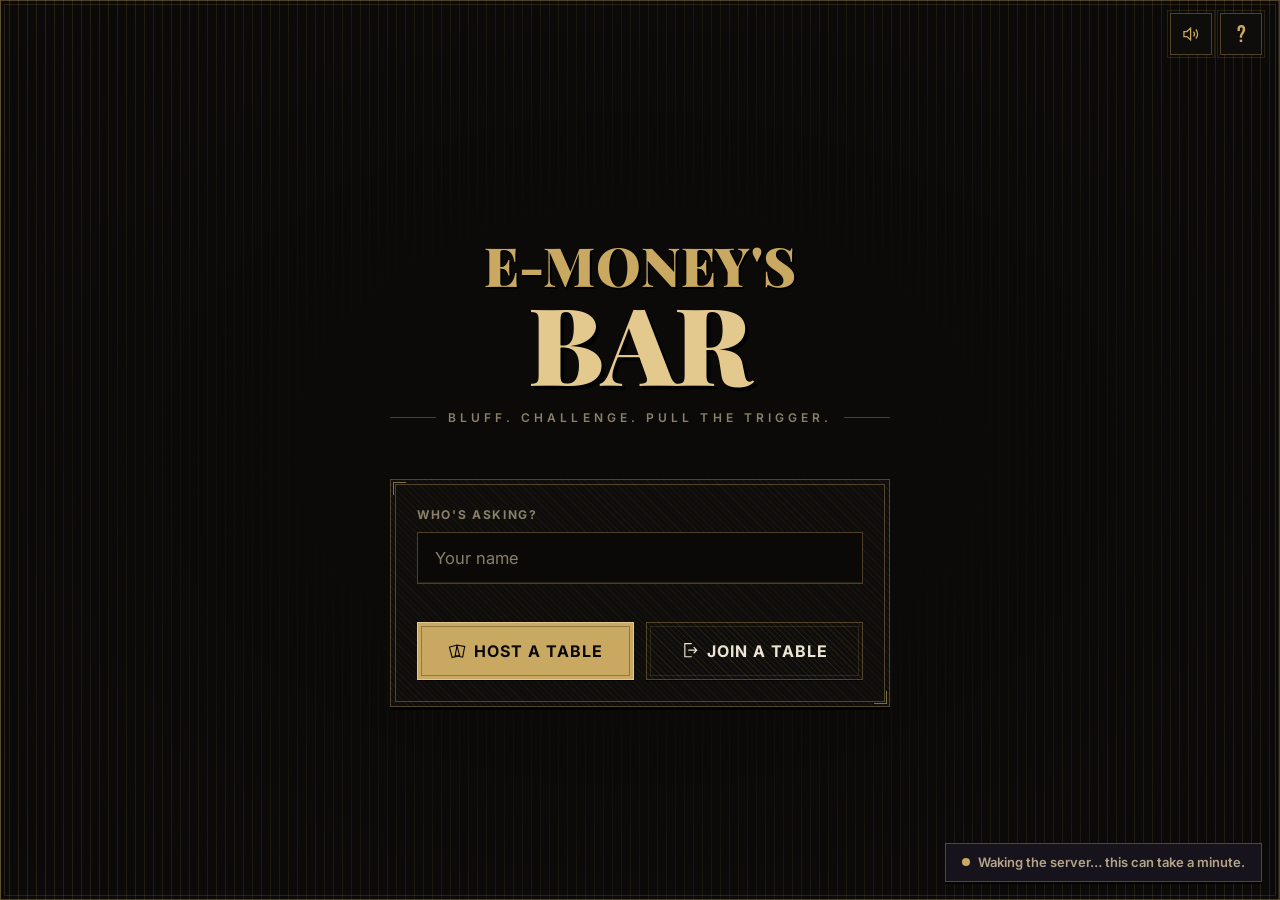
<file: index.html>
<!DOCTYPE html>
<html lang="en">

<head>
    <meta charset="UTF-8">
    <meta name="viewport" content="width=device-width, initial-scale=1.0, viewport-fit=cover">
    <meta name="theme-color" content="#0a0908">
    <meta name="description" content="E-Money's Bar: a high-stakes bluffing game of cards and Russian roulette.">
    <title>E-Money's Bar</title>

    <link rel="preconnect" href="https://fonts.googleapis.com">
    <link rel="preconnect" href="https://fonts.gstatic.com" crossorigin>
    <link rel="preconnect" href="https://quicklash-server.onrender.com">

    <!--
        Knock before anything else does.

        The relay is a free Render instance that sleeps, and waking it is the
        single longest thing that happens on a first visit. Left to itself the
        wake-up does not start until the socket.io bundle below has downloaded
        and the whole module graph has been fetched and evaluated, all of which
        is dead time the server could have spent getting up. This is a bare
        request whose response nobody reads: it exists to start the clock
        earlier.

        It knocks on the socket.io handshake endpoint rather than on `/`,
        because the relay serves nothing at the root and a 404 logged before
        the page has drawn a pixel is the wrong first impression for anyone who
        opens the console. The handshake leaves a session nobody claims, which
        socket.io reaps on its own timeout a few seconds later.

        The URL is duplicated from SERVER_URL in src/constants.js, which is
        still the source of truth: nothing here can import, and importing is
        what this is avoiding. If you move the server, move it in both places.
    -->
    <script>
        try {
            fetch('https://quicklash-server.onrender.com/socket.io/?EIO=4&transport=polling',
                { mode: 'no-cors', cache: 'no-store' });
        } catch (e) { /* the socket will wake it the slow way */ }
    </script>
    <link href="https://fonts.googleapis.com/css2?family=Bebas+Neue&family=Inter:wght@400;500;600;700;800&family=JetBrains+Mono:wght@700&family=Playfair+Display:ital,wght@0,700;0,900;1,700&display=swap"
        rel="stylesheet">

    <link rel="stylesheet" href="styles/tokens.css">
    <link rel="stylesheet" href="styles/base.css">
    <link rel="stylesheet" href="styles/effects.css">
    <link rel="stylesheet" href="styles/lobby.css">
    <link rel="stylesheet" href="styles/board.css">
    <link rel="stylesheet" href="styles/cards.css">
    <link rel="stylesheet" href="styles/players.css">
    <link rel="stylesheet" href="styles/reactions.css">
    <link rel="stylesheet" href="styles/modals.css">
    <link rel="stylesheet" href="styles/responsive.css">

    <script src="https://cdn.socket.io/4.7.5/socket.io.min.js"></script>
</head>

<body>
    <!-- ============ Shared SVG defs (gradients / patterns used by every card) ============ -->
    <svg id="svg-defs" aria-hidden="true" focusable="false">
        <defs>
            <linearGradient id="grad-card-face" x1="0" y1="0" x2="0.35" y2="1">
                <stop offset="0%" stop-color="#fffdf6" />
                <stop offset="55%" stop-color="#f5eede" />
                <stop offset="100%" stop-color="#e6dbc4" />
            </linearGradient>
            <linearGradient id="grad-card-back" x1="0" y1="0" x2="0.4" y2="1">
                <stop offset="0%" stop-color="#4a1220" />
                <stop offset="60%" stop-color="#320b16" />
                <stop offset="100%" stop-color="#1d060d" />
            </linearGradient>
            <linearGradient id="grad-card-gloss" x1="0" y1="0" x2="1" y2="1">
                <stop offset="0%" stop-color="#ffffff" stop-opacity="0.5" />
                <stop offset="45%" stop-color="#ffffff" stop-opacity="0.06" />
                <stop offset="100%" stop-color="#ffffff" stop-opacity="0" />
            </linearGradient>
            <pattern id="pat-card-back" width="12" height="12" patternUnits="userSpaceOnUse"
                patternTransform="rotate(45)">
                <path d="M6 0 L12 6 L6 12 L0 6 Z" fill="none" stroke="#d99a44" stroke-width="0.7"
                    stroke-opacity="0.55" />
                <circle cx="6" cy="6" r="1.1" fill="#d99a44" fill-opacity="0.35" />
            </pattern>
            <!--
                The revolver, flattened to match the engraved plate. These are
                still <radialGradient> elements with the same ids so that
                roulette.js and modals.css need no changes, but each one is a
                single flat colour now: a rendered, glossy revolver was the last
                three-dimensional object left in a UI that is otherwise entirely
                drawn. Shading on the cylinder comes from the hatch pattern and
                the stroked linework instead.
            -->
            <radialGradient id="grad-cyl-metal">
                <stop offset="0%" stop-color="#16130f" />
                <stop offset="100%" stop-color="#16130f" />
            </radialGradient>
            <radialGradient id="grad-chamber-live">
                <stop offset="0%" stop-color="#c9a961" />
                <stop offset="100%" stop-color="#c9a961" />
            </radialGradient>
            <radialGradient id="grad-chamber-spent">
                <stop offset="0%" stop-color="#0a0908" />
                <stop offset="100%" stop-color="#0a0908" />
            </radialGradient>
            <!--
                The muzzle flash. In the SVG rather than CSS so it can be pinned
                to the chamber under the index mark in viewBox coordinates: as an
                HTML layer it had to be placed from JS every shot, which meant
                trusting a containing block, an inline style and a screen-matrix
                conversion all at once.
            -->
            <radialGradient id="grad-muzzle">
                <stop offset="0%" stop-color="#ffffff" stop-opacity="1" />
                <stop offset="26%" stop-color="#ffdd8a" stop-opacity=".95" />
                <stop offset="55%" stop-color="#ff781e" stop-opacity=".5" />
                <stop offset="100%" stop-color="#ff781e" stop-opacity="0" />
            </radialGradient>
            <!--
                The overexposed core, blown out to white and held flat almost to
                its edge. The bloom above falls off from its centre, which is
                what made it read as a glow; a real flash is a clipped highlight
                with a hard shoulder, so this one stays at full white until 62%
                and then stops. It is on screen for two frames.
            -->
            <radialGradient id="grad-muzzle-core">
                <stop offset="0%" stop-color="#ffffff" stop-opacity="1" />
                <stop offset="62%" stop-color="#ffffff" stop-opacity=".96" />
                <stop offset="82%" stop-color="#fff3cf" stop-opacity=".6" />
                <stop offset="100%" stop-color="#ffe6a1" stop-opacity="0" />
            </radialGradient>
            <!--
                The occluder: a flash opaque enough to hide the chamber behind
                it. Any effect you can still see through reads as weak, so for
                two frames this covers the chamber that fired and the cross and
                the spent round appear from behind it rather than in front of
                it. Sized onto the muzzle in roulette.js, not over the frame:
                whiting out all six chambers made one round going off look like
                the whole gun lighting up.
            -->
            <radialGradient id="grad-muzzle-occlude">
                <stop offset="0%" stop-color="#fffdf4" stop-opacity=".97" />
                <stop offset="45%" stop-color="#ffe9b4" stop-opacity=".8" />
                <stop offset="75%" stop-color="#ff9a2e" stop-opacity=".28" />
                <stop offset="100%" stop-color="#ff781e" stop-opacity="0" />
            </radialGradient>
            <!-- the muzzle cone, fired at the viewer: hot at the mouth, gone by the tip -->
            <linearGradient id="grad-muzzle-cone" x1="0" y1="1" x2="0" y2="0">
                <stop offset="0%" stop-color="#ffffff" stop-opacity=".95" />
                <stop offset="35%" stop-color="#ffd884" stop-opacity=".7" />
                <stop offset="100%" stop-color="#ff781e" stop-opacity="0" />
            </linearGradient>
            <!--
                Chromatic split for the 60ms peak. The red and cyan channels are
                pulled a fraction of a unit apart and screened back over the
                original, which reads as the camera failing to cope with the
                light rather than as the gun glowing. Driven by the .is-punched
                class in modals.css so it costs nothing when idle.
            -->
            <filter id="fx-chroma" x="-20%" y="-20%" width="140%" height="140%"
                color-interpolation-filters="sRGB">
                <feOffset in="SourceGraphic" dx="-2.2" dy="0" result="rShift" />
                <feColorMatrix in="rShift" result="rOnly" type="matrix" values="1 0 0 0 0
                           0 0 0 0 0
                           0 0 0 0 0
                           0 0 0 1 0" />
                <feOffset in="SourceGraphic" dx="2.2" dy="0" result="cShift" />
                <feColorMatrix in="cShift" result="cOnly" type="matrix" values="0 0 0 0 0
                           0 1 0 0 0
                           0 0 1 0 0
                           0 0 0 1 0" />
                <feBlend in="rOnly" in2="cOnly" mode="screen" result="split" />
                <feBlend in="SourceGraphic" in2="split" mode="screen" />
            </filter>
        </defs>

        <!-- Engraved line icons. Referenced with <use href="#i-name"> via .ico -->
        <symbol id="i-deal" viewBox="0 0 24 24">
            <g transform="rotate(-15 12 13)">
                <rect x="3.5" y="5.5" width="10" height="14" />
            </g>
            <g transform="rotate(11 12 13)">
                <rect x="10.5" y="5.5" width="10" height="14" />
            </g>
        </symbol>
        <symbol id="i-enter" viewBox="0 0 24 24">
            <path d="M14 3.5H5v17h9" />
            <path d="M9.5 12h10.5M16.5 8 20.5 12 16.5 16" />
        </symbol>
        <symbol id="i-exit" viewBox="0 0 24 24">
            <path d="M10 3.5H4v17h6" />
            <path d="M13 12h7.5M17 8 21 12 17 16" />
        </symbol>
        <symbol id="i-sound-on" viewBox="0 0 24 24">
            <path d="M3.5 9h3.5L11.5 5v14L7 15H3.5z" />
            <path d="M15 9.2a4 4 0 0 1 0 5.6" />
            <path d="M17.8 6.6a8 8 0 0 1 0 10.8" />
        </symbol>
        <symbol id="i-sound-off" viewBox="0 0 24 24">
            <path d="M3.5 9h3.5L11.5 5v14L7 15H3.5z" />
            <path d="M15.5 9.5 21 15M21 9.5 15.5 15" />
        </symbol>
        <symbol id="i-log" viewBox="0 0 24 24">
            <path d="M4 6.5h16M4 12h16M4 17.5h10" />
        </symbol>
        <symbol id="i-close" viewBox="0 0 24 24">
            <path d="M5.5 5.5 18.5 18.5M18.5 5.5 5.5 18.5" />
        </symbol>
        <symbol id="i-star" viewBox="0 0 24 24">
            <path d="M12 2.6 14.6 9h6.8l-5.5 4.4 2.1 6.6L12 16l-6 4 2.1-6.6L2.6 9h6.8z" />
        </symbol>
        <symbol id="i-check" viewBox="0 0 24 24">
            <path d="M4.5 12.5 9.5 17.5 19.5 6.5" />
        </symbol>
        <symbol id="i-ornament" viewBox="0 0 140 32">
            <path d="M2 16h44M94 16h44" />
            <path d="M70 3 79 16 70 29 61 16z" />
            <path d="M70 8.5 74.5 16 70 23.5 65.5 16z" />
            <path d="M52 16 58 10.5V21.5zM88 16 82 10.5V21.5z" />
        </symbol>

        <!--
            Reactions. The counter bell opens the tray; the six marks below are
            what you can say with it. Every one is a thing that would be on a
            table or a face rather than a pictogram of a feeling, which is what
            keeps them on the same plate as everything else.
        -->
        <symbol id="i-react" viewBox="0 0 24 24">
            <path d="M3 18.5h18" />
            <path d="M5.5 18.5v-1.4c0-3.6 2.9-6.5 6.5-6.5s6.5 2.9 6.5 6.5v1.4" />
            <path d="M12 10.6V8.2" />
            <circle cx="12" cy="6.6" r="1.5" />
        </symbol>
        <symbol id="i-rx-cheers" viewBox="0 0 24 24">
            <g transform="rotate(17 6.5 17)">
                <path d="M3 6.6h7l-.9 10.4H3.9z" />
                <path d="M3.4 10.6h6.2" />
            </g>
            <g transform="rotate(-17 17.5 17)">
                <path d="M14 6.6h7l-.9 10.4h-5.2z" />
                <path d="M14.4 10.6h6.2" />
            </g>
            <path d="M12 2.4v2.6M9.4 3.5l1.2 1.8M14.6 3.5l-1.2 1.8" />
        </symbol>
        <!-- watch: the iris sits off to one side, so it reads as a look rather than a stare -->
        <symbol id="i-rx-watch" viewBox="0 0 24 24">
            <path d="M1.8 12.4c3-4.1 6.4-6.2 10.2-6.2s7.2 2.1 10.2 6.2" />
            <path d="M22.2 12.4c-3 3.6-6.4 5.4-10.2 5.4S4.8 16 1.8 12.4" />
            <circle cx="9.7" cy="12.3" r="3" />
            <circle cx="9.7" cy="12.3" r="1" />
        </symbol>
        <symbol id="i-rx-mask" viewBox="0 0 24 24">
            <path d="M2.4 7.6h19.2v3.6c0 3.2-2.5 5.8-5.6 5.8-1.8 0-3.4-.9-4.4-2.2-1 1.3-2.6 2.2-4.4 2.2-3.1 0-5.6-2.6-5.6-5.8z" />
            <path d="M6 10.8h3.6M14.4 10.8H18" />
        </symbol>
        <symbol id="i-rx-skull" viewBox="0 0 24 24">
            <path d="M12 2.8c-4.6 0-8 3.2-8 7.4 0 2.5 1.1 4.3 2.6 5.4h10.8c1.5-1.1 2.6-2.9 2.6-5.4 0-4.2-3.4-7.4-8-7.4z" />
            <circle cx="9" cy="10.1" r="1.9" />
            <circle cx="15" cy="10.1" r="1.9" />
            <path d="M12 12.6 10.9 14.7h2.2z" />
            <path d="M6.6 15.6h10.8v5.6H6.6z" />
            <path d="M9.3 15.6v5.6M12 15.6v5.6M14.7 15.6v5.6" />
        </symbol>
        <symbol id="i-rx-hat" viewBox="0 0 24 24">
            <path d="M6.6 12.4V7.9c0-1.9 1.5-3.4 3.4-3.4h4c1.9 0 3.4 1.5 3.4 3.4v4.5" />
            <path d="M6.6 9.6h10.8" />
            <path d="M2 12.4h20c0 2.2-4.5 4-10 4s-10-1.8-10-4z" />
        </symbol>
        <symbol id="i-rx-hourglass" viewBox="0 0 24 24">
            <path d="M5.5 2.8h13M5.5 21.2h13" />
            <path d="M7 2.8v3.6L12 12l5-5.6V2.8" />
            <path d="M7 21.2v-3.6L12 12l5 5.6v3.6" />
            <path d="M12 12v5.2" />
        </symbol>
    </svg>

    <!-- ============ Ambient / FX layers ============ -->
    <div id="ambience" aria-hidden="true">
        <div class="amb-glow amb-glow--key"></div>
        <div class="amb-glow amb-glow--red"></div>
        <div class="amb-glow amb-glow--cyan"></div>
        <div id="grain"></div>
        <div id="vignette"></div>
    </div>
    <canvas id="fx-canvas" aria-hidden="true"></canvas>
    <div id="fx-flash" aria-hidden="true"></div>
    <!--
        The aftermath layer. #fx-flash screens a colour over the whole viewport,
        which is right for the blow-out but wrong for the seconds after it: a
        flat red wash over the middle of the screen hid the table. This one is a
        vignette, dark at the edges and clear in the centre, so it can sit and
        pulse without covering anything.
    -->
    <div id="fx-blood" aria-hidden="true"></div>

    <!-- ============ App ============ -->
    <div id="app">

        <!-- ---------- Floating controls, over every screen ---------- -->
        <div id="topbar">
            <div class="topbar__side">
                <button id="backBtn" class="icon-btn" title="Back" aria-label="Back" hidden>
                    <svg class="ico" aria-hidden="true"><use href="#i-exit" /></svg>
                </button>
            </div>

            <div class="topbar__center">
                <div id="turn-pill" class="turn-pill" hidden>
                    <!-- square perimeter, drawn from top-centre clockwise, so the
                         countdown matches the profile of the monogram tile it frames -->
                    <svg class="turn-pill__ring" viewBox="0 0 40 40" aria-hidden="true">
                        <path class="turn-pill__ring-bg" d="M20 3 H37 V37 H3 V3 H20" />
                        <path id="turnTimerArc" class="turn-pill__ring-arc" d="M20 3 H37 V37 H3 V3 H20" />
                    </svg>
                    <span id="turn-pill-avatar" class="turn-pill__avatar"></span>
                    <span id="turn-pill-text" class="turn-pill__text">Waiting…</span>
                </div>
            </div>

            <div class="topbar__side topbar__side--right">
                <!--
                    The bell and its tray. Wrapped because the tray hangs off
                    the button rather than off the strip: #topbar has no height
                    of its own to hang anything from.
                -->
                <div class="rx-wrap" id="reactionWrap" hidden>
                    <button id="reactionBtn" class="icon-btn" title="React" aria-label="React"
                        aria-haspopup="true" aria-expanded="false">
                        <svg class="ico" aria-hidden="true"><use href="#i-react" /></svg>
                    </button>
                    <div id="reaction-tray" class="rx-tray" role="menu" aria-label="Reactions" hidden></div>
                </div>
                <button id="soundToggleBtn" class="icon-btn" title="Sound on/off" aria-label="Toggle sound">
                    <svg class="ico" aria-hidden="true"><use id="soundIconUse" href="#i-sound-on" /></svg>
                </button>
                <button id="rulesBtnGame" class="icon-btn icon-btn--glyph" title="How to play"
                    aria-label="How to play">?</button>
                <button id="logToggleBtn" class="icon-btn" title="Game log" aria-label="Toggle game log" hidden>
                    <svg class="ico" aria-hidden="true"><use href="#i-log" /></svg>
                </button>
            </div>
        </div>

        <main id="screens">

            <!-- ---------- LOBBY ---------- -->
            <section id="screen-lobby" class="screen is-active">

                <!-- STEP 1: the door -->
                <div class="lobby-step is-active" id="lobby-menu">
                    <div class="menu">
                        <div class="marquee">
                            <svg class="marquee-bulbs" viewBox="0 0 400 12" preserveAspectRatio="none"
                                aria-hidden="true"></svg>
                            <h1 class="neon-sign">
                                <span class="neon-sign__line1">E-MONEY'S</span>
                                <span class="neon-sign__line2">BAR</span>
                            </h1>
                            <p class="marquee-sub">Bluff. Challenge. Pull the trigger.</p>
                        </div>

                        <div class="panel menu__panel">
                            <label class="field">
                                <span class="field__label">Who's asking?</span>
                                <input type="text" id="playerNameInput" maxlength="14" autocomplete="off"
                                    spellcheck="false" placeholder="Your name">
                                <span class="field__hint" id="nameHint"></span>
                            </label>

                            <div class="menu__actions">
                                <button id="createRoomBtn" class="btn btn--primary btn--lg">
                                    <svg class="ico" aria-hidden="true"><use href="#i-deal" /></svg> Host a table
                                </button>
                                <button id="joinRoomBtn" class="btn btn--ghost btn--lg">
                                    <svg class="ico" aria-hidden="true"><use href="#i-enter" /></svg> Join a table
                                </button>
                            </div>
                        </div>
                    </div>
                </div>

                <!-- STEP 2: knock on a door -->
                <div class="lobby-step" id="lobby-join">
                    <div class="panel join-card">
                        <h2 class="step-title">Join a table</h2>
                        <p class="step-sub">Ask the host for their five-character code.</p>
                        <label class="field">
                            <span class="field__label">Room code</span>
                            <input type="text" id="roomCodeInput" class="input--code" maxlength="5" autocomplete="off"
                                spellcheck="false" placeholder="ABC12">
                        </label>
                        <button id="connectToHostBtn" class="btn btn--primary btn--lg btn--block">Connect</button>
                        <p id="client-status" class="status-line">Enter the host's room code to join.</p>
                    </div>
                </div>

                <!-- STEP 3: the waiting room -->
                <div class="lobby-step" id="lobby-table">
                    <div class="waitroom">
                        <div class="waitroom__stage">
                            <div class="wtable">
                                <div class="wtable__rim"></div>
                                <div class="wtable__felt"></div>
                                <div class="wtable__inlay"></div>
                                <div class="wtable__center">
                                    <span class="wtable__label">Room code</span>
                                    <span id="roomCodeDisplay" class="wtable__code">•••••</span>
                                    <button id="copyRoomCodeBtn" class="btn btn--ghost btn--sm">Copy</button>
                                </div>
                                <div id="waitroom-seats"></div>
                            </div>
                        </div>

                        <aside class="panel waitroom__side">
                            <h2 class="step-title" id="waitroomTitle">Your table</h2>
                            <p class="step-sub" id="waitroomSub">Waiting for players to sit down.</p>

                            <div class="option-row" id="turnTimerRow">
                                <div>
                                    <span class="option-row__label">Turn timer</span>
                                    <span class="option-row__hint">Auto-plays for idle players</span>
                                </div>
                                <div class="segmented" id="turnTimerSeg" role="group" aria-label="Turn timer">
                                    <button type="button" data-sec="0">Off</button>
                                    <button type="button" data-sec="20">20s</button>
                                    <button type="button" data-sec="30" class="is-active">30s</button>
                                    <button type="button" data-sec="45">45s</button>
                                </div>
                            </div>

                            <div class="option-row" id="openCallsRow">
                                <div>
                                    <span class="option-row__label">Liar calls</span>
                                    <span class="option-row__hint">Who can call out the last play</span>
                                </div>
                                <div class="segmented" id="openCallsSeg" role="group" aria-label="Liar calls">
                                    <button type="button" data-open="0" class="is-active">Next</button>
                                    <button type="button" data-open="1">Anyone</button>
                                </div>
                            </div>

                            <div class="waitroom__tally">
                                <span>At the table</span>
                                <span id="connected-players-count" class="tally">1 / 4</span>
                            </div>

                            <div class="waitroom__foot">
                                <button id="startGameBtn" class="btn btn--danger btn--lg btn--block" disabled>
                                    Start game
                                </button>
                                <p class="step-foot" id="startHint">Waiting for at least one more player…</p>
                            </div>
                        </aside>
                    </div>
                </div>

            </section>

            <!-- ---------- GAME BOARD ---------- -->
            <section id="screen-game" class="screen">

                <div id="table-area">
                <div id="seats"></div>

                <div id="table">
                    <div class="table__rim"></div>
                    <div class="table__bead"></div>
                    <div class="table__felt"></div>
                    <div class="table__inlay"></div>

                    <div class="table__content">
                        <div id="suit-medallion" class="suit-medallion" title="Table suit">
                            <span class="suit-medallion__label">Table suit</span>
                            <span id="suit-medallion-glyph" class="suit-medallion__glyph">?</span>
                            <span id="suit-medallion-name" class="suit-medallion__name">None</span>
                        </div>

                        <div id="pile" class="pile" aria-hidden="true"></div>

                        <div id="last-play" class="last-play">Awaiting the first play…</div>
                    </div>
                </div>
            </div>

            <footer id="dock">
                <div id="self-plate" class="self-plate" hidden></div>
                <div id="hand-wrap">
                    <div id="hand" class="hand"></div>
                </div>
                <div id="actions">
                    <button id="playCardsBtn" class="btn btn--primary btn--action" disabled>
                        <span class="btn__label">Play</span>
                        <kbd>P</kbd>
                    </button>
                    <div id="select-counter" class="select-counter"><b>0</b> / 3 selected</div>
                    <button id="callLiarBtn" class="btn btn--liar btn--action" disabled>
                        <span class="btn__label">Liar!</span>
                        <kbd>L</kbd>
                    </button>
                </div>
            </footer>

            <aside id="log-panel">
                <div class="log-panel__head">
                    <h3>Game log</h3>
                    <button id="logCloseBtn" class="icon-btn icon-btn--sm" aria-label="Close log">
                        <svg class="ico" aria-hidden="true"><use href="#i-close" /></svg>
                    </button>
                </div>
                <div id="log-messages" class="log-panel__body"></div>
            </aside>
            </section>
        </main>
    </div>

    <!-- ---------- Big turn announcement ---------- -->
    <div id="turn-announce" class="turn-announce" aria-hidden="true">
        <span class="turn-announce__text">Your turn</span>
    </div>

    <!--
        Where reactions land. Fixed and outside #app so a mark can be pinned to
        a seat's screen position without caring what that seat is nested in or
        whether the thing above it clips.
    -->
    <div id="reaction-layer" aria-hidden="true"></div>

    <!-- ---------- Modals ---------- -->
    <div id="modal-roulette" class="modal modal--roulette">
        <div class="modal__backdrop"></div>
        <div class="modal__box" role="dialog" aria-modal="true" aria-labelledby="rouletteTitle">
            <h2 id="rouletteTitle" class="modal__title">Challenge</h2>
            <p id="rouletteDetails" class="modal__sub"></p>

            <div id="revealed-cards" class="revealed-cards"></div>

            <p id="rouletteConsequence" class="roulette-consequence"></p>

            <div id="revolver-stage" class="revolver-stage"></div>

            <p id="rouletteResult" class="roulette-result"></p>
            <button id="continueGameBtn" class="btn btn--primary btn--block" disabled>Continue</button>
        </div>
    </div>

    <div id="modal-gameover" class="modal modal--gameover">
        <div class="modal__backdrop"></div>
        <div class="modal__box" role="dialog" aria-modal="true" aria-labelledby="gameOverTitle">
            <svg id="gameOverOrnament" class="gameover-ornament" viewBox="0 0 140 32" aria-hidden="true">
                <use href="#i-ornament" />
            </svg>
            <h2 id="gameOverTitle" class="modal__title">Game over</h2>
            <p id="gameOverMessage" class="modal__sub"></p>

            <!--
                What the night came to. Rendered from the counters the host
                puts on the GAME_OVER payload; hidden outright when there is
                nothing worth printing, so a game that ended in one round
                doesn't get a page of zeroes.
            -->
            <div id="game-ledger" class="ledger" hidden>
                <div class="ledger__head">
                    <span class="ledger__title">The ledger</span>
                    <span id="ledgerRounds" class="ledger__rounds"></span>
                </div>

                <div id="ledgerHonours" class="ledger__honours"></div>

                <div class="ledger__figures">
                    <table class="ledger__table">
                        <thead>
                            <tr>
                                <th class="ledger__num" scope="col">#</th>
                                <th scope="col">Player</th>
                                <th class="ledger__num ledger__col-wide" scope="col">Plays</th>
                                <th class="ledger__num" scope="col">Lies</th>
                                <th class="ledger__num" scope="col">Calls</th>
                                <th class="ledger__num" scope="col">Pulls</th>
                            </tr>
                        </thead>
                        <tbody id="ledgerRows"></tbody>
                    </table>
                </div>
            </div>

            <div id="rematch-status" class="rematch" hidden>
                <span class="rematch__label">Rematch</span>
                <div id="rematch-status-list" class="rematch__list"></div>
            </div>

            <div class="modal__actions">
                <button id="playAgainBtn" class="btn btn--primary">Ready for rematch</button>
                <button id="exitGameBtn" class="btn btn--ghost">Leave table</button>
            </div>
        </div>
    </div>

    <div id="modal-rules" class="modal modal--rules">
        <div class="modal__backdrop" data-close-modal></div>
        <div class="modal__box" role="dialog" aria-modal="true" aria-labelledby="rulesTitle">
            <h2 id="rulesTitle" class="modal__title">House rules</h2>
            <div class="rules">
                <p class="rules__intro">A bluffing game of cards and nerve. Lie well, or answer to the revolver.</p>

                <section class="rule">
                    <span class="rule__num">1</span>
                    <div>
                        <h3>The goal</h3>
                        <p>Be the last player breathing.</p>
                    </div>
                </section>
                <section class="rule">
                    <span class="rule__num">2</span>
                    <div>
                        <h3>The setup</h3>
                        <p>Everyone gets <strong>5 cards</strong> and a <strong>6-chamber revolver</strong> holding one
                            live round. One suit, <span class="suit suit--red">♥</span>
                            <span class="suit suit--red">♦</span> <span class="suit">♣</span>
                            <span class="suit">♠</span>, is named the <strong>table suit</strong> for the round.</p>
                    </div>
                </section>
                <section class="rule">
                    <span class="rule__num">3</span>
                    <div>
                        <h3>Playing cards</h3>
                        <p>On your turn, play <strong>1-3 cards face down</strong> and declare them all to be the table
                            suit. They don't have to be. That's the whole game.</p>
                    </div>
                </section>
                <section class="rule">
                    <span class="rule__num">4</span>
                    <div>
                        <h3>Calling "Liar!"</h3>
                        <p>Instead of playing, call out the previous player. The cards are flipped:</p>
                        <ul>
                            <li>They lied → <strong>they</strong> face the revolver.</li>
                            <li>They told the truth → <strong>you</strong> face the revolver.</li>
                        </ul>
                        <p>Out of cards on your turn? You <em>must</em> call Liar.</p>
                        <p>If the host opens calls to <strong>anyone</strong>, every player still in can
                            call out the last play at any time, not just whoever is next. The first
                            call to land counts.</p>
                    </div>
                </section>
                <section class="rule">
                    <span class="rule__num">5</span>
                    <div>
                        <h3>Emptying your hand</h3>
                        <p>Play your last card successfully and you still face the revolver, but survive it and the
                            round ends on your terms.</p>
                    </div>
                </section>
                <section class="rule">
                    <span class="rule__num">6</span>
                    <div>
                        <h3>The revolver</h3>
                        <p>Spin, pull. A <strong class="txt-red">bang</strong> eliminates you. A
                            <strong class="txt-green">click</strong> and you live: the cylinder reloads for the next
                            round, and you start it.</p>
                    </div>
                </section>
            </div>
            <button id="closeRulesBtn" class="btn btn--primary btn--block">Got it</button>
        </div>
    </div>

    <div id="modal-confirm" class="modal modal--confirm">
        <div class="modal__backdrop" data-close-modal></div>
        <div class="modal__box modal__box--narrow" role="dialog" aria-modal="true" aria-labelledby="confirmTitle">
            <h2 id="confirmTitle" class="modal__title">Are you sure?</h2>
            <p id="confirmMessage" class="modal__sub"></p>
            <div class="modal__actions">
                <button id="confirmOkBtn" class="btn btn--danger">Confirm</button>
                <button id="confirmCancelBtn" class="btn btn--ghost">Cancel</button>
            </div>
        </div>
    </div>

    <!-- ---------- Transient UI ---------- -->
    <div id="toast-stack" role="status" aria-live="polite"></div>
    <div id="server-status" class="server-status" data-state="connecting">
        <span class="server-status__dot"></span>
        <span id="server-status-text">Waking the server… this can take a minute.</span>
    </div>

    <script type="module" src="src/main.js"></script>
</body>

</html>
</file>
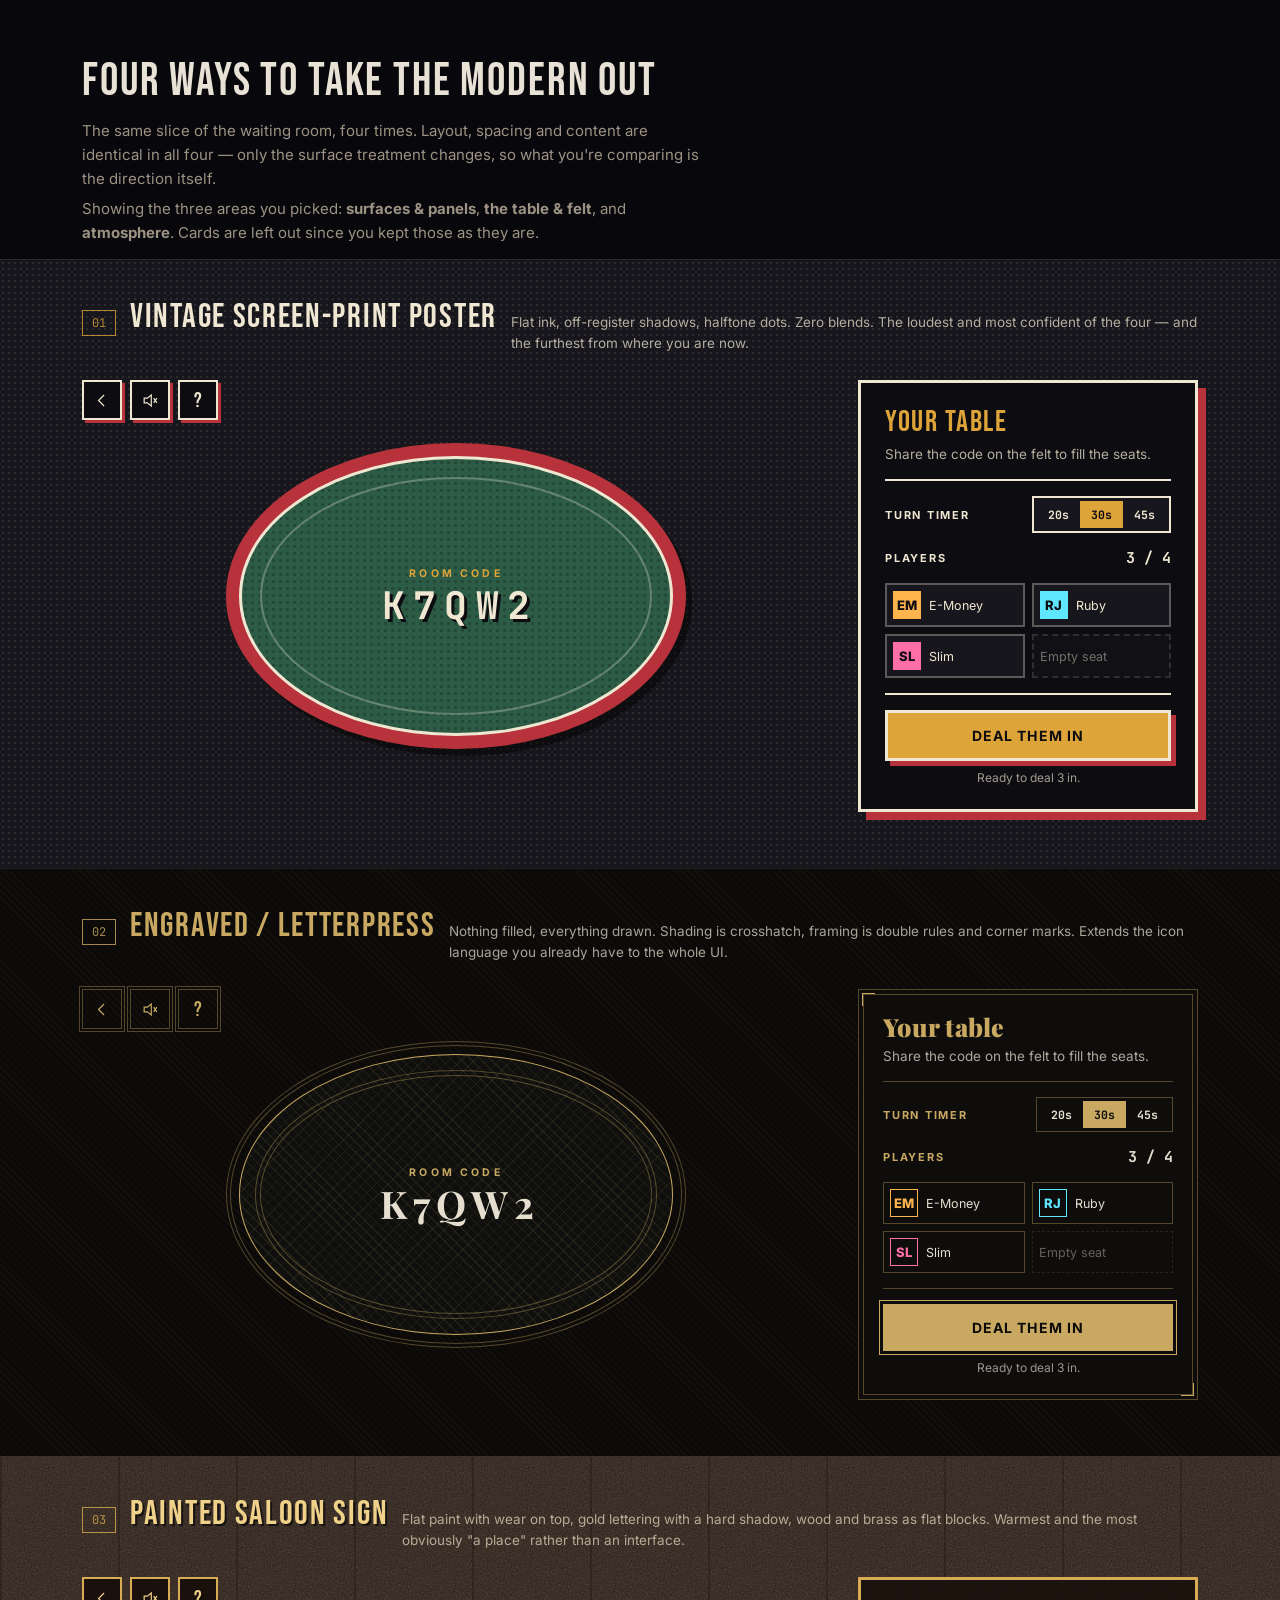
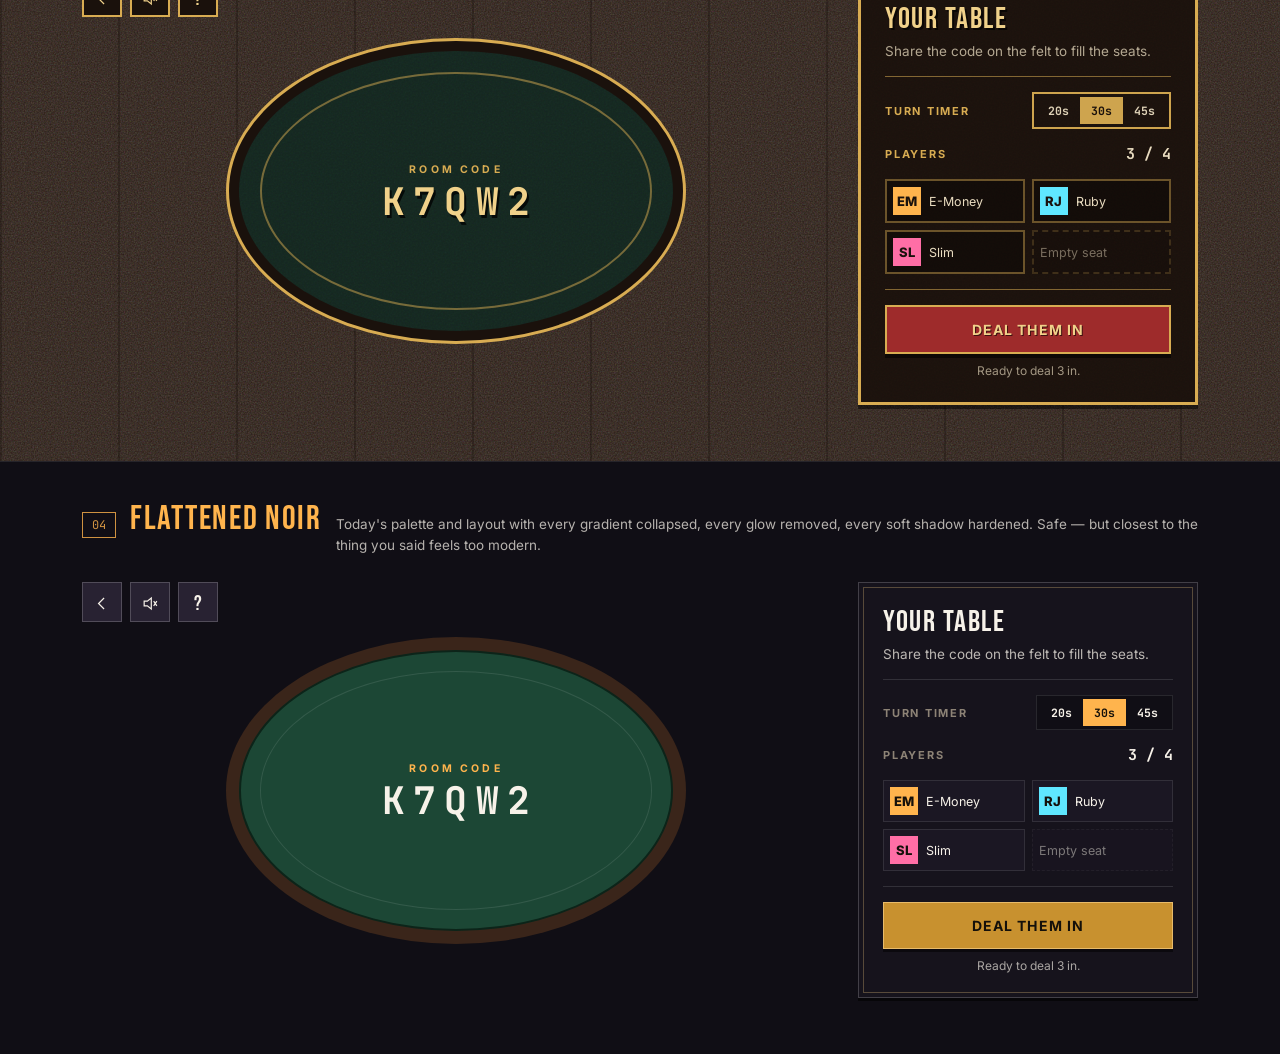
<file: demo/style-directions.html>
<!DOCTYPE html>
<html lang="en">

<head>
    <meta charset="UTF-8">
    <meta name="viewport" content="width=device-width, initial-scale=1">
    <title>E-Money's Bar: style directions</title>
    <link rel="preconnect" href="https://fonts.googleapis.com">
    <link rel="preconnect" href="https://fonts.gstatic.com" crossorigin>
    <link
        href="https://fonts.googleapis.com/css2?family=Bebas+Neue&family=Inter:wght@400;500;600;700;800&family=JetBrains+Mono:wght@700&family=Playfair+Display:ital,wght@0,700;0,900;1,700&display=swap"
        rel="stylesheet">

    <style>
        /* ==========================================================
           style-directions.html: a bake-off, not shipping code.

           The same slice of the waiting room is rendered four times.
           Every specimen sets its own tokens on `.spec`; the scene
           markup underneath is byte-identical (cloned from one
           <template>) so any difference you see is the direction,
           not the layout.

           Scope shown: surfaces & panels, the table & felt, and the
           atmosphere behind them. Cards are deliberately left out,
           since you kept those as-is.
           ========================================================== */

        *,
        *::before,
        *::after {
            box-sizing: border-box;
        }

        body {
            margin: 0;
            background: #08070b;
            color: #e8e2d6;
            font-family: 'Inter', system-ui, sans-serif;
            -webkit-font-smoothing: antialiased;
        }

        /* ---------------- page chrome ---------------- */

        .page-head {
            max-width: 1180px;
            margin: 0 auto;
            padding: 54px 32px 8px;
        }

        .page-head h1 {
            margin: 0 0 10px;
            font-family: 'Bebas Neue', sans-serif;
            font-size: 46px;
            letter-spacing: .04em;
            font-weight: 400;
        }

        .page-head p {
            margin: 0 0 6px;
            max-width: 70ch;
            color: #9c9384;
            font-size: 15px;
            line-height: 1.6;
        }

        .spec {
            position: relative;
            isolation: isolate;
            overflow: hidden;
            border-top: 1px solid rgba(255, 255, 255, .09);
        }

        .spec__atmos {
            position: absolute;
            inset: 0;
            z-index: 0;
            pointer-events: none;
        }

        .spec__body {
            position: relative;
            z-index: 2;
            max-width: 1180px;
            margin: 0 auto;
            padding: 40px 32px 56px;
        }

        /* the caption block that names each direction */
        .spec__head {
            display: flex;
            align-items: baseline;
            gap: 14px;
            flex-wrap: wrap;
            margin-bottom: 26px;
        }

        .spec__num {
            font-family: 'JetBrains Mono', monospace;
            font-size: 12px;
            padding: 4px 9px;
            border: 1px solid currentColor;
            opacity: .8;
        }

        .spec__name {
            font-family: 'Bebas Neue', sans-serif;
            font-size: 34px;
            letter-spacing: .05em;
            line-height: 1;
        }

        .spec__note {
            font-size: 13.5px;
            line-height: 1.55;
            opacity: .72;
            flex: 1 1 340px;
            min-width: 260px;
        }

        /* ---------------- the scene (identical in all four) ---------------- */

        .scene {
            display: grid;
            grid-template-columns: minmax(0, 1fr) 340px;
            gap: 28px;
            align-items: stretch;
        }

        @media (max-width: 900px) {
            .scene {
                grid-template-columns: minmax(0, 1fr);
            }
        }

        .stage {
            position: relative;
            display: grid;
            place-items: center;
            min-height: 340px;
            padding: 12px;
        }

        /* the controls that float over every screen */
        .controls {
            position: absolute;
            top: 0;
            left: 0;
            display: flex;
            gap: 8px;
            z-index: 3;
        }

        .ibtn {
            display: grid;
            place-items: center;
            width: 40px;
            height: 40px;
            font-family: 'Bebas Neue', sans-serif;
            font-size: 21px;
            line-height: 1;
            padding-top: 2px;
            cursor: pointer;
        }

        .ibtn svg {
            width: 19px;
            height: 19px;
            fill: none;
            stroke: currentColor;
            stroke-width: 1.5;
            stroke-linecap: butt;
            stroke-linejoin: miter;
        }

        /* the felt */
        .felt {
            position: relative;
            width: min(100%, 460px);
            aspect-ratio: 1.5 / 1;
            display: grid;
            place-items: center;
        }

        .felt__ring {
            position: absolute;
            inset: 0;
            border-radius: 50%;
        }

        .felt__face {
            position: absolute;
            inset: 13px;
            border-radius: 50%;
            overflow: hidden;
        }

        .felt__inlay {
            position: absolute;
            inset: 34px;
            border-radius: 50%;
        }

        .felt__center {
            position: relative;
            z-index: 2;
            text-align: center;
        }

        .felt__kicker {
            font-size: 10.5px;
            font-weight: 700;
            letter-spacing: .3em;
            text-transform: uppercase;
            margin-bottom: 6px;
        }

        .felt__code {
            font-family: 'JetBrains Mono', monospace;
            font-size: 38px;
            font-weight: 700;
            letter-spacing: .22em;
            text-indent: .22em;
            line-height: 1;
        }

        /* the side panel */
        .panel {
            position: relative;
            padding: 24px;
            display: flex;
            flex-direction: column;
            gap: 15px;
        }

        .panel h3 {
            margin: 0;
            font-family: 'Bebas Neue', sans-serif;
            font-size: 30px;
            letter-spacing: .05em;
            line-height: 1;
            font-weight: 400;
        }

        .panel .sub {
            margin: -8px 0 0;
            font-size: 13.5px;
            line-height: 1.5;
            opacity: .74;
        }

        .rule {
            height: 1px;
            border: 0;
            margin: 0;
        }

        .row {
            display: flex;
            align-items: center;
            justify-content: space-between;
            gap: 12px;
        }

        .lbl {
            font-size: 11px;
            font-weight: 700;
            letter-spacing: .16em;
            text-transform: uppercase;
        }

        .tally b {
            font-family: 'JetBrains Mono', monospace;
            font-size: 15px;
        }

        .seg {
            display: inline-flex;
            padding: 3px;
        }

        .seg button {
            padding: 6px 11px;
            font-family: 'JetBrains Mono', monospace;
            font-size: 11.5px;
            font-weight: 700;
            border: 0;
            background: transparent;
            color: inherit;
            cursor: pointer;
        }

        .seats {
            display: grid;
            grid-template-columns: 1fr 1fr;
            gap: 7px;
        }

        .seat {
            display: flex;
            align-items: center;
            gap: 8px;
            padding: 6px;
            font-size: 12.5px;
            min-width: 0;
        }

        .avatar {
            display: grid;
            place-items: center;
            width: 28px;
            height: 28px;
            flex: none;
            font-size: 13px;
            font-weight: 800;
        }

        .seat__name {
            overflow: hidden;
            text-overflow: ellipsis;
            white-space: nowrap;
        }

        .btn {
            padding: 14px 20px;
            font-family: 'Inter', sans-serif;
            font-size: 14px;
            font-weight: 700;
            letter-spacing: .08em;
            text-transform: uppercase;
            cursor: pointer;
            width: 100%;
        }

        .hint {
            font-size: 12px;
            text-align: center;
            opacity: .66;
            margin-top: -6px;
        }

        /* ==========================================================
           1: VINTAGE SCREEN-PRINT POSTER
           Flat ink on flat ink. No blend anywhere; the only depth cue
           is a hard offset shadow, the way a second pass of ink sits
           slightly off-register on a real print.
           ========================================================== */

        .spec--poster {
            --paper: #17161c;
            --ink: #0d0c10;
            --cream: #efe7d2;
            --ox: #b8323c;
            --mustard: #dda43a;
            --green: #2d5c46;
            color: var(--cream);
            background: var(--paper);
        }

        /* halftone: hard-edged dots, no falloff */
        .spec--poster .spec__atmos {
            background-image: radial-gradient(circle, rgba(239, 231, 210, .1) 1px, transparent 1.1px);
            background-size: 6px 6px;
        }

        .spec--poster .spec__num {
            color: var(--mustard);
        }

        .spec--poster .spec__name {
            color: var(--cream);
        }

        .spec--poster .ibtn {
            color: var(--cream);
            background: var(--ink);
            border: 2px solid var(--cream);
            box-shadow: 3px 3px 0 var(--ox);
        }

        .spec--poster .felt__ring {
            background: var(--ox);
            box-shadow: 6px 7px 0 rgba(0, 0, 0, .45);
        }

        .spec--poster .felt__face {
            background: var(--green);
            border: 3px solid var(--cream);
        }

        .spec--poster .felt__face::after {
            /* halftone shading on the felt, hard dots again */
            content: '';
            position: absolute;
            inset: 0;
            background-image: radial-gradient(circle, rgba(0, 0, 0, .22) 1.4px, transparent 1.5px);
            background-size: 7px 7px;
        }

        .spec--poster .felt__inlay {
            border: 2px solid rgba(239, 231, 210, .3);
        }

        .spec--poster .felt__kicker {
            color: var(--mustard);
        }

        .spec--poster .felt__code {
            color: var(--cream);
            text-shadow: 3px 3px 0 var(--ink);
        }

        .spec--poster .panel {
            background: var(--ink);
            border: 3px solid var(--cream);
            box-shadow: 8px 8px 0 var(--ox);
        }

        .spec--poster .panel h3 {
            color: var(--mustard);
        }

        .spec--poster .rule {
            background: var(--cream);
            height: 2px;
        }

        .spec--poster .lbl {
            color: var(--cream);
        }

        .spec--poster .seg {
            background: var(--paper);
            border: 2px solid var(--cream);
        }

        .spec--poster .seg button.is-active {
            background: var(--mustard);
            color: var(--ink);
        }

        .spec--poster .seat {
            background: var(--paper);
            border: 2px solid rgba(239, 231, 210, .32);
        }

        .spec--poster .seat.is-empty {
            border-style: dashed;
            opacity: .45;
        }

        .spec--poster .avatar {
            background: var(--seat-c, var(--mustard));
            color: var(--ink);
        }

        .spec--poster .btn {
            background: var(--mustard);
            color: var(--ink);
            border: 3px solid var(--cream);
            box-shadow: 5px 5px 0 var(--ox);
        }

        /* ==========================================================
           2: ENGRAVED / LETTERPRESS
           Nothing is filled; everything is drawn. Shading is hatching
           (hard-stop stripes), not blend. Double rules and corner
           marks do the framing.
           ========================================================== */

        .spec--engraved {
            --bg: #0b0a09;
            --gold: #c9a961;
            --gold-dim: rgba(201, 169, 97, .38);
            --bone: #e6dfd0;
            --oxblood: #8e2230;
            color: var(--bone);
            background: var(--bg);
        }

        .spec--engraved .spec__atmos {
            /* fine hatch across the whole plate */
            background-image: repeating-linear-gradient(45deg,
                    rgba(201, 169, 97, .045) 0 1px,
                    transparent 1px 5px);
        }

        .spec--engraved .spec__num,
        .spec--engraved .spec__name {
            color: var(--gold);
        }

        .spec--engraved .ibtn {
            color: var(--gold);
            background: transparent;
            border: 1px solid var(--gold-dim);
            outline: 1px solid var(--gold-dim);
            outline-offset: 2px;
        }

        .spec--engraved .felt__ring {
            border: 1px solid var(--gold-dim);
            outline: 1px solid var(--gold-dim);
            outline-offset: -5px;
        }

        .spec--engraved .felt__face {
            background: #0f100e;
            border: 1px solid var(--gold);
        }

        .spec--engraved .felt__face::after {
            /* crosshatch, densest at the rim: two hatch layers, no gradient */
            content: '';
            position: absolute;
            inset: 0;
            background-image:
                repeating-linear-gradient(45deg, rgba(201, 169, 97, .1) 0 1px, transparent 1px 7px),
                repeating-linear-gradient(-45deg, rgba(201, 169, 97, .07) 0 1px, transparent 1px 9px);
        }

        .spec--engraved .felt__inlay {
            border: 1px solid var(--gold-dim);
            outline: 1px solid var(--gold-dim);
            outline-offset: 4px;
        }

        .spec--engraved .felt__kicker {
            color: var(--gold);
        }

        .spec--engraved .felt__code {
            color: var(--bone);
            font-family: 'Playfair Display', serif;
            font-weight: 700;
            letter-spacing: .16em;
        }

        .spec--engraved .panel {
            background: #0e0d0c;
            border: 1px solid var(--gold-dim);
            outline: 1px solid var(--gold-dim);
            outline-offset: -6px;
        }

        /* engraved corner marks */
        .spec--engraved .panel::before,
        .spec--engraved .panel::after {
            content: '';
            position: absolute;
            width: 13px;
            height: 13px;
            border: 1px solid var(--gold);
        }

        .spec--engraved .panel::before {
            top: 3px;
            left: 3px;
            border-right: 0;
            border-bottom: 0;
        }

        .spec--engraved .panel::after {
            bottom: 3px;
            right: 3px;
            border-left: 0;
            border-top: 0;
        }

        .spec--engraved .panel h3 {
            font-family: 'Playfair Display', serif;
            font-weight: 900;
            font-size: 25px;
            letter-spacing: .01em;
            color: var(--gold);
        }

        .spec--engraved .rule {
            background: var(--gold-dim);
            box-shadow: 0 3px 0 -2px var(--gold-dim);
        }

        .spec--engraved .lbl {
            color: var(--gold);
        }

        .spec--engraved .seg {
            border: 1px solid var(--gold-dim);
        }

        .spec--engraved .seg button.is-active {
            color: var(--bg);
            background: var(--gold);
        }

        .spec--engraved .seat {
            border: 1px solid var(--gold-dim);
        }

        .spec--engraved .seat.is-empty {
            border-style: dashed;
            opacity: .4;
        }

        .spec--engraved .avatar {
            color: var(--seat-c, var(--gold));
            border: 1px solid currentColor;
        }

        .spec--engraved .btn {
            color: var(--bg);
            background: var(--gold);
            border: 1px solid var(--gold);
            outline: 1px solid var(--gold);
            outline-offset: 3px;
        }

        /* ==========================================================
           3: PAINTED SALOON SIGN
           Flat colour with wear on top. Gold lettering carries a hard
           dark shadow so it reads as painted-on-wood rather than lit.
           Wood and brass are flat blocks: no bevel, no shine.
           ========================================================== */

        .spec--painted {
            --wood: #2a1c14;
            --wood-dk: #1a110c;
            --sign: #14261f;
            --gold: #d8ac52;
            --gold-lt: #f0d18a;
            --cream: #e9dcc0;
            --red: #9e2b2b;
            color: var(--cream);
            background: var(--wood);
        }

        .spec--painted .spec__atmos {
            /* plank lines + speckled wear */
            background-image:
                repeating-linear-gradient(90deg,
                    rgba(0, 0, 0, .3) 0 2px,
                    transparent 2px 118px),
                url("data:image/svg+xml,%3Csvg xmlns='http://www.w3.org/2000/svg' width='160' height='160'%3E%3Cfilter id='n'%3E%3CfeTurbulence type='fractalNoise' baseFrequency='.7' numOctaves='4'/%3E%3C/filter%3E%3Crect width='160' height='160' filter='url(%23n)' opacity='.5'/%3E%3C/svg%3E");
            opacity: .5;
        }

        .spec--painted .spec__num {
            color: var(--gold);
        }

        .spec--painted .spec__name {
            color: var(--gold-lt);
            text-shadow: 2px 2px 0 rgba(0, 0, 0, .6);
        }

        .spec--painted .ibtn {
            color: var(--gold-lt);
            background: var(--wood-dk);
            border: 2px solid var(--gold);
            text-shadow: 1px 1px 0 rgba(0, 0, 0, .7);
        }

        .spec--painted .felt__ring {
            background: var(--wood-dk);
            border: 3px solid var(--gold);
        }

        .spec--painted .felt__face {
            background: var(--sign);
        }

        .spec--painted .felt__face::after {
            content: '';
            position: absolute;
            inset: 0;
            opacity: .35;
            background-image: url("data:image/svg+xml,%3Csvg xmlns='http://www.w3.org/2000/svg' width='150' height='150'%3E%3Cfilter id='n'%3E%3CfeTurbulence type='fractalNoise' baseFrequency='.55' numOctaves='4'/%3E%3C/filter%3E%3Crect width='150' height='150' filter='url(%23n)'/%3E%3C/svg%3E");
            mix-blend-mode: overlay;
        }

        .spec--painted .felt__inlay {
            border: 2px solid var(--gold);
            opacity: .5;
        }

        .spec--painted .felt__kicker {
            color: var(--gold);
        }

        .spec--painted .felt__code {
            color: var(--gold-lt);
            text-shadow: 2px 3px 0 rgba(0, 0, 0, .75);
        }

        /* the panel is the wood sign board; only the table is painted felt,
           otherwise the two merge into one green mass */
        .spec--painted .panel {
            background: var(--wood-dk);
            border: 3px solid var(--gold);
            box-shadow: 0 4px 0 rgba(0, 0, 0, .5);
        }

        .spec--painted .panel::after {
            /* worn paint, sitting over the fill */
            content: '';
            position: absolute;
            inset: 0;
            pointer-events: none;
            opacity: .3;
            mix-blend-mode: overlay;
            background-image: url("data:image/svg+xml,%3Csvg xmlns='http://www.w3.org/2000/svg' width='150' height='150'%3E%3Cfilter id='n'%3E%3CfeTurbulence type='fractalNoise' baseFrequency='.6' numOctaves='4'/%3E%3C/filter%3E%3Crect width='150' height='150' filter='url(%23n)'/%3E%3C/svg%3E");
        }

        .spec--painted .panel>* {
            position: relative;
            z-index: 1;
        }

        .spec--painted .panel h3 {
            color: var(--gold-lt);
            text-shadow: 2px 2px 0 rgba(0, 0, 0, .65);
        }

        .spec--painted .rule {
            background: var(--gold);
            opacity: .55;
        }

        .spec--painted .lbl {
            color: var(--gold);
        }

        .spec--painted .seg {
            border: 2px solid var(--gold);
            opacity: .95;
        }

        .spec--painted .seg button.is-active {
            background: var(--gold);
            color: var(--wood-dk);
        }

        .spec--painted .seat {
            background: rgba(0, 0, 0, .3);
            border: 2px solid rgba(216, 172, 82, .45);
        }

        .spec--painted .seat.is-empty {
            border-style: dashed;
            opacity: .45;
        }

        .spec--painted .avatar {
            background: var(--seat-c, var(--gold));
            color: var(--wood-dk);
        }

        .spec--painted .btn {
            background: var(--red);
            color: var(--gold-lt);
            border: 2px solid var(--gold);
            text-shadow: 1px 1px 0 rgba(0, 0, 0, .6);
            box-shadow: 0 4px 0 rgba(0, 0, 0, .55);
        }

        /* ==========================================================
           4: FLATTENED NOIR
           Same room, same palette, same layout. Every gradient
           collapsed to one flat fill, every glow removed, every soft
           shadow replaced with a hard offset. The conservative option.
           ========================================================== */

        .spec--flatnoir {
            --ink-900: #100e15;
            --ink-850: #16131c;
            --ink-800: #1b1723;
            --ink-700: #282232;
            --text: #f7f2e9;
            --amber: #ffb44d;
            --felt: #1c4735;
            --felt-dk: #0c2419;
            --line: rgba(255, 255, 255, .19);
            color: var(--text);
            background: var(--ink-900);
        }

        .spec--flatnoir .spec__atmos {
            background: transparent;
        }

        .spec--flatnoir .spec__num,
        .spec--flatnoir .spec__name {
            color: var(--amber);
        }

        .spec--flatnoir .ibtn {
            color: var(--text);
            background: var(--ink-700);
            border: 1px solid var(--line);
        }

        .spec--flatnoir .felt__ring {
            background: #3a251a;
        }

        .spec--flatnoir .felt__face {
            background: var(--felt);
            border: 2px solid var(--felt-dk);
        }

        .spec--flatnoir .felt__inlay {
            border: 1px solid rgba(255, 255, 255, .1);
        }

        .spec--flatnoir .felt__kicker {
            color: var(--amber);
        }

        .spec--flatnoir .felt__code {
            color: var(--text);
        }

        .spec--flatnoir .panel {
            background: var(--ink-850);
            border: 1px solid var(--line);
            outline: 1px solid rgba(214, 178, 118, .34);
            outline-offset: -6px;
            box-shadow: 0 3px 0 rgba(0, 0, 0, .55);
        }

        .spec--flatnoir .panel h3 {
            color: var(--text);
        }

        .spec--flatnoir .rule {
            background: rgba(255, 255, 255, .12);
        }

        .spec--flatnoir .lbl {
            color: #8d8376;
        }

        .spec--flatnoir .seg {
            background: var(--ink-900);
            border: 1px solid rgba(255, 255, 255, .1);
        }

        .spec--flatnoir .seg button.is-active {
            background: var(--amber);
            color: #14100a;
        }

        .spec--flatnoir .seat {
            background: var(--ink-800);
            border: 1px solid rgba(255, 255, 255, .1);
        }

        .spec--flatnoir .seat.is-empty {
            border-style: dashed;
            opacity: .45;
        }

        .spec--flatnoir .avatar {
            background: var(--seat-c, var(--amber));
            color: #14100a;
        }

        .spec--flatnoir .btn {
            background: #c8912f;
            color: #14100a;
            border: 1px solid #e8bb6a;
            box-shadow: 0 3px 0 rgba(0, 0, 0, .5);
        }
    </style>
</head>

<body>

    <div class="page-head">
        <h1>Four ways to take the modern out</h1>
        <p>The same slice of the waiting room, four times. Layout, spacing and content are identical in
            all four &mdash; only the surface treatment changes, so what you're comparing is the direction
            itself.</p>
        <p>Showing the three areas you picked: <strong>surfaces &amp; panels</strong>,
            <strong>the table &amp; felt</strong>, and <strong>atmosphere</strong>. Cards are left out
            since you kept those as they are.
        </p>
    </div>

    <template id="scene">
        <div class="scene">
            <div class="stage">
                <div class="controls">
                    <div class="ibtn" title="Back">
                        <svg viewBox="0 0 24 24">
                            <path d="M14 5 L7 12 L14 19" />
                        </svg>
                    </div>
                    <div class="ibtn" title="Sound">
                        <svg viewBox="0 0 24 24">
                            <path d="M4 9 H8 L13 5 V19 L8 15 H4 Z" />
                            <path d="M16 9 L20 15 M20 9 L16 15" />
                        </svg>
                    </div>
                    <div class="ibtn" title="Rules">?</div>
                </div>

                <div class="felt">
                    <div class="felt__ring"></div>
                    <div class="felt__face"></div>
                    <div class="felt__inlay"></div>
                    <div class="felt__center">
                        <div class="felt__kicker">Room code</div>
                        <div class="felt__code">K7QW2</div>
                    </div>
                </div>
            </div>

            <aside class="panel">
                <h3>Your table</h3>
                <p class="sub">Share the code on the felt to fill the seats.</p>
                <hr class="rule">
                <div class="row">
                    <span class="lbl">Turn timer</span>
                    <div class="seg">
                        <button>20s</button>
                        <button class="is-active">30s</button>
                        <button>45s</button>
                    </div>
                </div>
                <div class="row tally">
                    <span class="lbl">Players</span>
                    <b>3 / 4</b>
                </div>
                <div class="seats">
                    <div class="seat" style="--seat-c:#ffb44d">
                        <span class="avatar" style="--seat-c:#ffb44d">EM</span>
                        <span class="seat__name">E-Money</span>
                    </div>
                    <div class="seat" style="--seat-c:#5fe7ff">
                        <span class="avatar" style="--seat-c:#5fe7ff">RJ</span>
                        <span class="seat__name">Ruby</span>
                    </div>
                    <div class="seat" style="--seat-c:#ff6ea6">
                        <span class="avatar" style="--seat-c:#ff6ea6">SL</span>
                        <span class="seat__name">Slim</span>
                    </div>
                    <div class="seat is-empty">
                        <span class="seat__name">Empty seat</span>
                    </div>
                </div>
                <hr class="rule">
                <button class="btn">Deal them in</button>
                <div class="hint">Ready to deal 3 in.</div>
            </aside>
        </div>
    </template>

    <section class="spec spec--poster">
        <div class="spec__atmos"></div>
        <div class="spec__body">
            <div class="spec__head">
                <span class="spec__num">01</span>
                <span class="spec__name">Vintage screen-print poster</span>
                <span class="spec__note">Flat ink, off-register shadows, halftone dots. Zero blends. The
                    loudest and most confident of the four &mdash; and the furthest from where you are
                    now.</span>
            </div>
        </div>
    </section>

    <section class="spec spec--engraved">
        <div class="spec__atmos"></div>
        <div class="spec__body">
            <div class="spec__head">
                <span class="spec__num">02</span>
                <span class="spec__name">Engraved / letterpress</span>
                <span class="spec__note">Nothing filled, everything drawn. Shading is crosshatch, framing is
                    double rules and corner marks. Extends the icon language you already have to the whole
                    UI.</span>
            </div>
        </div>
    </section>

    <section class="spec spec--painted">
        <div class="spec__atmos"></div>
        <div class="spec__body">
            <div class="spec__head">
                <span class="spec__num">03</span>
                <span class="spec__name">Painted saloon sign</span>
                <span class="spec__note">Flat paint with wear on top, gold lettering with a hard shadow, wood
                    and brass as flat blocks. Warmest and the most obviously "a place" rather than an
                    interface.</span>
            </div>
        </div>
    </section>

    <section class="spec spec--flatnoir">
        <div class="spec__atmos"></div>
        <div class="spec__body">
            <div class="spec__head">
                <span class="spec__num">04</span>
                <span class="spec__name">Flattened noir</span>
                <span class="spec__note">Today's palette and layout with every gradient collapsed, every glow
                    removed, every soft shadow hardened. Safe &mdash; but closest to the thing you said feels
                    too modern.</span>
            </div>
        </div>
    </section>

    <script>
        // one scene definition, cloned into each specimen: guarantees the only
        // difference between the four is the CSS
        const tpl = document.getElementById('scene');
        document.querySelectorAll('.spec__body').forEach((body) => {
            body.appendChild(tpl.content.cloneNode(true));
        });
    </script>

</body>

</html>
</file>
<file: styles/tokens.css>
/* ============================================================
   tokens.css: the single source of truth for the look.

   Engraved letterpress. The whole interface is a printed plate:
   gold linework struck into near-black, shaded with hatching
   rather than blends. Two rules hold it together:

     1. Nothing is filled that could be drawn. Depth comes from
        line weight and hatch density, never from a gradient.
     2. Nothing emits light except things that literally do
        (the muzzle flash). No glow, no bloom, no blur.

   Hatching is done with repeating-linear-gradient, which sounds
   like a gradient but has hard stops only. There is no soft
   colour blend anywhere in this file.
   ============================================================ */

:root {
    /* ---- The plate ----
       Warm near-black, like ink on aged stock. The steps are close
       together on purpose: separation comes from the rules drawn
       between surfaces, not from surfaces being different shades. */
    --ink-900: #0a0908;
    --ink-850: #0e0d0b;
    --ink-800: #12100e;
    --ink-750: #161311;
    --ink-700: #1b1815;
    --ink-600: #232019;
    --ink-500: #2e2a22;

    /* ---- Rules ----
       Three weights. Everything drawn on the plate uses one of them,
       which is what keeps the linework reading as a single engraving
       rather than a pile of borders. */
    --rule-faint: rgba(201, 169, 97, .16);
    --rule: rgba(201, 169, 97, .34);
    --rule-strong: rgba(201, 169, 97, .62);

    /* legacy names, kept so nothing has to be renamed at every call site */
    --line: var(--rule-faint);
    --line-strong: var(--rule);
    --line-amber: var(--rule-strong);

    /* ---- Type ----
       Bone, not white. Body copy stays bone at full strength; gold is
       for headings, labels and accents only. Gold body text at 14px on
       black is where this style usually falls apart. */
    --text: #ece5d6;
    --text-dim: #b3a688;
    --text-faint: #8a8069;

    /* ---- Ink colours ----
       Printed inks, not lit ones. Nothing here is meant to look like
       it is emitting. */
    --gold: #c9a961;
    --gold-hot: #e3c98d;
    --gold-deep: #8a6f34;
    --oxblood: #8e2230;
    --oxblood-hot: #d1707c;
    --verdigris: #6e8f6a;
    --steel: #6f8f9e;

    /* aliases for the old neon names */
    --amber: var(--gold);
    --amber-hot: var(--gold-hot);
    --amber-deep: var(--gold-deep);
    --red: var(--oxblood);
    --red-hot: var(--oxblood-hot);
    --red-deep: #5c1420;
    --green: var(--verdigris);
    --cyan: var(--steel);
    --violet: #8a7396;
    --lime: #9aa668;

    /* ---- Player accents ----
       Eight inks a press could actually run, one per seat. The old neon set
       fought the gold badly: anything that bright reads as backlit next to
       hatching. Mirrors PLAYER_COLORS in constants.js, which is what actually
       gets written into --seat-color; keep the two in step. */
    --p1: #c9a961;
    --p2: #6f8f9e;
    --p3: #b0616d;
    --p4: #8a9c63;
    --p5: #a98cb0;
    --p6: #c08552;
    --p7: #7fa3a0;
    --p8: #b8a06a;

    /* ---- Table ---- */
    --felt: #0f1310;
    --felt-hi: #151a15;
    --felt-edge: #080a08;
    --wood: #17130f;
    --wood-hi: #241d16;

    /* ---- Cards (left as they were: still printed pasteboard) ---- */
    --card-edge: #b9ad94;
    --suit-red: #a32433;
    --suit-black: #14120f;

    /* ---- Hatching ----
       The shading system. Hard stops throughout, so these are patterns
       rather than blends. Density, not opacity, carries tone. */
    --hatch: repeating-linear-gradient(45deg,
            rgba(201, 169, 97, .075) 0 1px,
            transparent 1px 6px);
    --hatch-fine: repeating-linear-gradient(45deg,
            rgba(201, 169, 97, .05) 0 1px,
            transparent 1px 4px);
    --hatch-cross:
        repeating-linear-gradient(45deg, rgba(201, 169, 97, .07) 0 1px, transparent 1px 7px),
        repeating-linear-gradient(-45deg, rgba(201, 169, 97, .05) 0 1px, transparent 1px 9px);
    --stipple: radial-gradient(circle, rgba(201, 169, 97, .09) .5px, transparent .6px);
    --stipple-size: 5px 5px;

    /*
     * ---- Geometry ----
     * Square. An engraved plate is cut, not moulded. The only round
     * things are round in life: revolver chambers, the table, and the
     * corners of a playing card.
     */
    --r-sm: 0px;
    --r-md: 0px;
    --r-lg: 0px;
    --r-card: 5px;

    --sp-1: 4px;
    --sp-2: 8px;
    --sp-3: 12px;
    --sp-4: 18px;
    --sp-5: 26px;
    --sp-6: 36px;
    --sp-7: 52px;
    --sp-8: 68px;

    /* ---- Fonts ----
       Playfair carries the engraved voice: titles, numerals, room codes.
       Bebas stays for the big display moments, Inter for body. */
    --font-ui: 'Inter', 'Segoe UI', system-ui, -apple-system, sans-serif;
    --font-display: 'Bebas Neue', 'Inter', Impact, sans-serif;
    --font-engraved: 'Playfair Display', 'Georgia', 'Times New Roman', serif;
    --font-mono: 'JetBrains Mono', ui-monospace, 'SF Mono', Menlo, monospace;
    --font-suit: 'Segoe UI Symbol', 'Apple Color Emoji', 'Noto Sans Symbols 2', sans-serif;

    /* ---- Shadow ----
       Paper does not float. These are hard offsets standing in for a
       second impression slightly off register, not soft falloff. */
    --sh-1: 0 1px 0 rgba(0, 0, 0, .7);
    --sh-2: 0 2px 0 rgba(0, 0, 0, .7);
    --sh-3: 0 3px 0 rgba(0, 0, 0, .75);
    --sh-4: 0 4px 0 rgba(0, 0, 0, .8);

    /* ---- Deco framing: the inset rule struck inside panels and modals ---- */
    --frame-inset: 6px;
    --frame-line: var(--rule);

    /* ---- Glow: the muzzle flash only. Nothing else in the UI lights up. ---- */
    --glow-amber: none;

    /* ---- Motion ---- */
    --ease-out: cubic-bezier(.16, 1, .3, 1);
    --ease-back: cubic-bezier(.34, 1.56, .64, 1);
    --ease-in-out: cubic-bezier(.65, 0, .35, 1);
    --t-fast: .14s;
    --t-med: .26s;
    --t-slow: .5s;

    /* ---- Layout (desktop-first: sized for a monitor, stepped down below) ---- */
    --hud-h: 68px;
    --dock-h: 252px;
    --log-w: 372px;

    /* ---- Card sizing (scales the whole board) ---- */
    --card-w: 106px;
    --card-h: 159px;
    --card-w-mini: 41px;
    --card-h-mini: 62px;
}
</file>
<file: styles/base.css>
/* ============================================================
   base.css: reset, typography, controls, form fields, scrollbars
   ============================================================ */

*,
*::before,
*::after {
    box-sizing: border-box;
}

html,
body {
    height: 100%;
}

body {
    margin: 0;
    font-family: var(--font-ui);
    font-size: 16.5px;
    line-height: 1.5;
    color: var(--text);
    background: var(--ink-900);
    overflow: hidden;
    -webkit-font-smoothing: antialiased;
    text-rendering: optimizeLegibility;
    overscroll-behavior: none;
}

h1,
h2,
h3,
h4 {
    margin: 0;
    font-weight: 700;
    letter-spacing: -0.01em;
}

p {
    margin: 0;
}

ul {
    margin: var(--sp-2) 0 0;
    padding-left: 1.1em;
}

li {
    margin-bottom: var(--sp-1);
}

strong {
    color: var(--text);
    font-weight: 700;
}

kbd {
    font-family: var(--font-mono);
    font-size: 11px;
    line-height: 1;
    padding: 3px 6px;
    background: rgba(0, 0, 0, .35);
    border: 1px solid var(--rule-faint);
    color: inherit;
    opacity: .65;
}

/* ---------------- Icons ----------------
   Engraved line marks. Mitred joins and butt caps, not rounded: these should
   look struck into brass, not drawn in a design tool. */

.ico {
    width: 1.15em;
    height: 1.15em;
    flex: none;
    fill: none;
    stroke: currentColor;
    stroke-width: 1.5;
    stroke-linecap: butt;
    stroke-linejoin: miter;
    vector-effect: non-scaling-stroke;
}

.ico--fill {
    fill: currentColor;
    stroke: none;
}

#svg-defs {
    position: absolute;
    width: 0;
    height: 0;
    pointer-events: none;
}

.txt-red {
    color: var(--red-hot);
}

.txt-green {
    color: var(--green);
}

.suit {
    font-family: var(--font-suit);
    color: var(--text);
}

.suit--red {
    color: var(--suit-red);
    filter: brightness(1.4);
}

/* ---------------- App shell ---------------- */

#app {
    position: relative;
    z-index: 2;
    width: 100%;
    height: 100%;
}

.screen {
    position: absolute;
    inset: 0;
    display: none;
    flex-direction: column;
    /* keeps the parked (translated-off) log panel from widening the document */
    overflow: hidden;
}

.screen.is-active {
    display: flex;
}

/* ---------------- Buttons ---------------- */

/*
 * A struck plate with a rule around it and a second rule outside that. The
 * doubled line is what makes a flat rectangle read as engraved rather than as
 * a flat-design button.
 */
.btn {
    --btn-bg: var(--ink-700);
    --btn-fg: var(--text);
    --btn-line: var(--rule);
    --btn-glow: none;

    position: relative;
    display: inline-flex;
    align-items: center;
    justify-content: center;
    gap: var(--sp-2);
    padding: 13px 24px;
    font-family: var(--font-ui);
    font-size: 15px;
    font-weight: 700;
    letter-spacing: .06em;
    text-transform: uppercase;
    color: var(--btn-fg);
    background: var(--btn-bg);
    border: 1px solid var(--btn-line);
    border-radius: var(--r-sm);
    cursor: pointer;
    white-space: nowrap;
    user-select: none;
    -webkit-tap-highlight-color: transparent;
    background-image: var(--hatch-fine);
    box-shadow: var(--sh-1);
    transition:
        transform var(--t-fast) var(--ease-out),
        filter var(--t-fast) linear,
        box-shadow var(--t-med) var(--ease-out),
        background-color var(--t-med) var(--ease-out),
        border-color var(--t-med) var(--ease-out),
        opacity var(--t-med) linear;
}

/* the inner of the two rules. Inset rather than outset so it cannot overflow
   a scroll container the way an outline-offset would. */
.btn::after {
    content: '';
    position: absolute;
    inset: 3px;
    border: 1px solid var(--rule-faint);
    pointer-events: none;
    transition: border-color var(--t-med);
}

.btn:hover:not(:disabled)::after {
    border-color: var(--rule);
}

.btn:hover:not(:disabled) {
    filter: brightness(1.14);
}

/* presses down into its own shadow rather than floating */
.btn:active:not(:disabled) {
    transform: translateY(2px);
    box-shadow: none;
    filter: brightness(.94);
}

.btn:focus-visible {
    outline: 2px solid var(--amber);
    outline-offset: 3px;
}

.btn:disabled {
    cursor: not-allowed;
    opacity: .38;
    filter: grayscale(.6);
    box-shadow: none;
}

/* the one solid-gold element on the plate: the press has inked it in */
.btn--primary {
    --btn-bg: var(--gold);
    --btn-fg: #0a0908;
    --btn-line: var(--gold-hot);
}

.btn--primary::after {
    border-color: rgba(10, 9, 8, .3);
}

.btn--primary:hover:not(:disabled)::after {
    border-color: rgba(10, 9, 8, .5);
}

.btn--danger {
    --btn-bg: var(--oxblood);
    --btn-fg: #f4dcdf;
    --btn-line: #b8404e;
}

.btn--danger::after {
    border-color: rgba(244, 220, 223, .2);
}

.btn--ghost {
    --btn-bg: transparent;
    --btn-fg: var(--text);
    --btn-line: var(--rule);
}

.btn--ghost:hover:not(:disabled) {
    --btn-bg: rgba(201, 169, 97, .07);
    --btn-line: var(--rule-strong);
}

.btn--quiet {
    --btn-bg: transparent;
    --btn-fg: var(--text-dim);
    --btn-line: transparent;
    box-shadow: none;
}

.btn--quiet::after {
    display: none;
}

.btn--quiet:hover:not(:disabled) {
    --btn-fg: var(--gold-hot);
    --btn-bg: rgba(201, 169, 97, .07);
}

.btn--lg {
    padding: 18px 30px;
    font-size: 16px;
}

.btn--sm {
    padding: 9px 15px;
    font-size: 12.5px;
}

.btn--block {
    width: 100%;
}

/* Icon button (HUD) */
.icon-btn {
    display: grid;
    place-items: center;
    width: 42px;
    height: 42px;
    padding: 0;
    font-size: 16px;
    line-height: 1;
    color: var(--gold);
    background: var(--ink-850);
    border: 1px solid var(--rule);
    border-radius: var(--r-sm);
    /* the second rule, struck outside. Safe here: these sit in the floating
       controls, which are absolutely positioned and clip nothing. */
    outline: 1px solid var(--rule-faint);
    outline-offset: 2px;
    cursor: pointer;
    -webkit-tap-highlight-color: transparent;
    transition: color var(--t-fast), background var(--t-fast), border-color var(--t-fast), outline-color var(--t-fast), transform var(--t-fast);
}

.icon-btn:hover {
    color: var(--gold-hot);
    border-color: var(--rule-strong);
    outline-color: var(--rule);
    background: var(--ink-700);
}

.icon-btn:active {
    transform: translateY(1px);
}

.icon-btn.is-off {
    color: var(--text-faint);
    opacity: .6;
}

.icon-btn--sm {
    width: 32px;
    height: 32px;
}

.icon-btn--sm .ico {
    width: 15px;
    height: 15px;
}

.icon-btn .ico {
    width: 20px;
    height: 20px;
}

/* the "?" on the rules button, set in the signage face, not an icon */
.icon-btn--glyph {
    font-family: var(--font-display);
    font-size: 24px;
    padding-top: 2px;
}

/* ---------------- Fields ---------------- */

.field {
    display: block;
    text-align: left;
    margin-bottom: var(--sp-4);
}

.field__label {
    display: block;
    margin-bottom: var(--sp-2);
    font-size: 12px;
    font-weight: 700;
    letter-spacing: .14em;
    text-transform: uppercase;
    color: var(--text-faint);
}

.field__hint {
    display: block;
    min-height: 15px;
    margin-top: 5px;
    font-size: 12px;
    color: var(--red-hot);
    opacity: 0;
    transition: opacity var(--t-fast);
}

.field__hint.is-shown {
    opacity: 1;
}

input[type="text"] {
    width: 100%;
    padding: 15px 17px;
    font-family: var(--font-ui);
    font-size: 16.5px;
    font-weight: 500;
    color: var(--text);
    background: var(--ink-900);
    border: 1px solid var(--rule);
    border-radius: var(--r-sm);
    /* a ruled underline, the way a form on a printed certificate is drawn */
    box-shadow: inset 0 -2px 0 -1px var(--rule-faint);
    transition: border-color var(--t-med), box-shadow var(--t-med), background var(--t-med);
}

input[type="text"]::placeholder {
    color: var(--text-faint);
    font-weight: 400;
}

input[type="text"]:focus {
    outline: none;
    border-color: var(--rule-strong);
    background: var(--ink-900);
    box-shadow: inset 0 0 0 1px var(--rule);
}

.input--code {
    font-family: var(--font-engraved);
    font-size: 30px;
    font-weight: 700;
    letter-spacing: .3em;
    text-align: center;
    text-transform: uppercase;
    text-indent: .3em;
    color: var(--gold-hot);
}

/* ---------------- Segmented control ---------------- */

.segmented {
    display: inline-flex;
    padding: 3px;
    background: var(--ink-900);
    border: 1px solid var(--rule);
    border-radius: var(--r-sm);
}

.segmented button {
    padding: 8px 14px;
    font-family: var(--font-mono);
    font-size: 12.5px;
    font-weight: 700;
    letter-spacing: .04em;
    color: var(--text-faint);
    background: transparent;
    border: 0;
    border-radius: 0;
    cursor: pointer;
    transition: color var(--t-fast), background var(--t-fast);
}

.segmented button:hover {
    color: var(--text);
}

.segmented button.is-active {
    color: #0a0908;
    background: var(--gold);
}

/* ---------------- Panels ---------------- */

/*
 * An engraved plate. Flat ink, a struck rule around the edge and a second one
 * set inside it, with the field lightly hatched. Depth is line weight only:
 * no fill blend, no soft shadow, nothing lit.
 */
.panel {
    position: relative;
    background-color: var(--ink-850);
    background-image: var(--hatch-fine);
    border: 1px solid var(--rule);
    border-radius: var(--r-md);
    box-shadow: var(--sh-3);
    /* the inset rule is an outline, not a pseudo-element, so it stays put
       even when the panel's contents scroll */
    outline: 1px solid var(--frame-line);
    outline-offset: calc(var(--frame-inset) * -1);
}

/*
 * Engraved corner marks. Only two, diagonally opposite: four reads as a
 * certificate border and starts to look fussy at small panel sizes. They sit
 * inside the outline, and are decorative, so they never take clicks.
 */
.panel::before,
.panel::after {
    content: '';
    position: absolute;
    width: 13px;
    height: 13px;
    border: 1px solid var(--rule-strong);
    pointer-events: none;
}

.panel::before {
    top: 2px;
    left: 2px;
    border-right: 0;
    border-bottom: 0;
}

.panel::after {
    right: 2px;
    bottom: 2px;
    border-left: 0;
    border-top: 0;
}

/* opt out where a panel already has content in the corners */
.panel--plain::before,
.panel--plain::after {
    display: none;
}

/* ---------------- Scrollbars ---------------- */

* {
    scrollbar-width: thin;
    scrollbar-color: var(--rule) transparent;
}

::-webkit-scrollbar {
    width: 8px;
    height: 8px;
}

::-webkit-scrollbar-track {
    background: transparent;
}

::-webkit-scrollbar-thumb {
    background: var(--rule);
    border-radius: var(--r-sm);
}

::-webkit-scrollbar-thumb:hover {
    background: var(--rule-strong);
}

/* ---------------- Utility ---------------- */

[hidden] {
    display: none !important;
}

.visually-hidden {
    position: absolute;
    width: 1px;
    height: 1px;
    overflow: hidden;
    clip: rect(0 0 0 0);
    white-space: nowrap;
}
</file>
<file: styles/effects.css>
/* ============================================================
   effects.css: the atmosphere. Plate tone, paper grain, the plate
   mark, particle canvas, impact flash, screen shake, struck type.
   ============================================================ */

/*
 * The plate the whole interface is printed on. Flat stock: the ruling lives on
 * the single layer below, not here.
 */
#ambience {
    position: fixed;
    inset: 0;
    z-index: 0;
    pointer-events: none;
    background-color: var(--ink-900);
}

/*
 * One layer, one design, covering the whole viewport exactly once.
 *
 * It used to be three positioned patches at different angles, which overlapped
 * each other in the corners and crossed into plaid where they met. A single
 * inset-0 layer cannot overlap itself, so that whole class of problem is gone.
 *
 * The mask does the work the patches were trying to do: fully out in the
 * middle, ramping up toward the edges, so the ruling frames the screen and
 * leaves the table and panels sitting on clean stock. Ellipse rather than
 * circle so the falloff tracks the viewport's aspect instead of running out
 * early on the short axis.
 */
.amb-glow--key {
    position: absolute;
    inset: 0;
    background-image: repeating-linear-gradient(90deg,
            rgba(201, 169, 97, .17) 0 1px,
            transparent 1px 9px);
    -webkit-mask-image: radial-gradient(ellipse 75% 75% at 50% 50%,
            transparent 30%, rgba(0, 0, 0, .5) 68%, #000 100%);
    mask-image: radial-gradient(ellipse 75% 75% at 50% 50%,
            transparent 30%, rgba(0, 0, 0, .5) 68%, #000 100%);
    animation: plateBreathe 11s var(--ease-in-out) infinite;
    will-change: opacity;
}

/* the other two carried the competing designs; the plate only wants the one */
.amb-glow--red,
.amb-glow--cyan {
    display: none;
}

/* the plate is still, but not dead still */
@keyframes plateBreathe {

    0%,
    100% {
        opacity: .85;
    }

    50% {
        opacity: 1;
    }
}

/* Film grain: a tiny inline SVG noise tile, cheap and tileable */
/* Paper tooth. Carries more of the look now that the lighting is gone, so it
   sits a little heavier than it did. */
#grain {
    position: absolute;
    inset: -50%;
    width: 200%;
    height: 200%;
    opacity: .07;
    mix-blend-mode: overlay;
    background-image: url("data:image/svg+xml,%3Csvg xmlns='http://www.w3.org/2000/svg' width='140' height='140'%3E%3Cfilter id='n'%3E%3CfeTurbulence type='fractalNoise' baseFrequency='.85' numOctaves='3'/%3E%3C/filter%3E%3Crect width='140' height='140' filter='url(%23n)'/%3E%3C/svg%3E");
    animation: grainDrift .6s steps(3) infinite;
}

@keyframes grainDrift {
    0% {
        transform: translate(0, 0);
    }

    33% {
        transform: translate(-2%, 1.5%);
    }

    66% {
        transform: translate(1.5%, -2%);
    }

    100% {
        transform: translate(0, 0);
    }
}

/*
 * Was a soft radial vignette. It is now the plate mark: the impression the
 * edge of an engraving plate leaves on the sheet. A hard rule inset from the
 * viewport edge, doubled, with the corners left open the way a real plate
 * mark wears away first at the corners.
 */
#vignette {
    position: absolute;
    inset: 0;
    pointer-events: none;
}

/*
 * Flush to the viewport edge. Inset from it, the dead band outside the rule
 * read as a black border framing the interface rather than as the edge of a
 * plate, which is the opposite of the intent.
 */
#vignette::before {
    content: '';
    position: absolute;
    inset: 0;
    border: 1px solid var(--rule);
}

/* the faint inner rule of the doubled plate mark. Safe to have back now that
   the outer one is flush to the edge: the gap sits between the two rules
   rather than outside them, so it reads as a double rule and not as a border
   around the whole interface. */
#vignette::after {
    content: '';
    position: absolute;
    inset: 4px;
    border: 1px solid var(--rule-faint);
}

/* ---------------- Particle canvas ---------------- */
/*
   Above .modal (1000), below the server pill (1100) and the toasts (1200).
   Everything this canvas draws is thrown by something happening inside a
   dialog: the muzzle flash comes off the revolver on the roulette stage, the
   confetti off the game-over box. At 900 all of it painted under the dialog and
   its near-opaque backdrop, so the shot had no particles at all and the smoke
   only became visible when Continue took the modal away, seconds late and
   already fading. This canvas is the top of the effects stack, not the bottom.
*/

#fx-canvas {
    position: fixed;
    inset: 0;
    z-index: 1010;
    width: 100%;
    height: 100%;
    pointer-events: none;
}

/* ---------------- Impact flash ---------------- */

#fx-flash {
    position: fixed;
    inset: 0;
    z-index: 1030;
    opacity: 0;
    pointer-events: none;
    background: #fff;
    mix-blend-mode: screen;
}

/* ---------------- Blood vignette ---------------- */
/*
   The seconds after a lethal shot. Sits above the particle canvas but below the
   impact flash, and is clear through the middle so the table stays readable
   while the edges close in. Driven by fx.bloodVignette().

   Above the modal for the same reason the canvas is: it plays out while the
   roulette dialog is still up, and a vignette underneath a backdrop that is
   already 90% black is a vignette nobody sees.
*/

#fx-blood {
    position: fixed;
    inset: 0;
    z-index: 1020;
    opacity: 0;
    pointer-events: none;
    background:
        radial-gradient(ellipse 78% 68% at 50% 50%,
            transparent 34%,
            rgba(88, 6, 18, .5) 72%,
            rgba(52, 2, 10, .92) 100%);
}

/* ---------------- Screen shake ---------------- */
/*
   The offsets come from fx.shake(), one frame at a time, because a keyframe
   plays the same wobble every shot. All this does is apply them: the class is
   the on switch and the vars are the position.
*/

html.is-shaking #app,
html.is-shaking #ambience {
    transform:
        translate3d(var(--shake-x, 0px), var(--shake-y, 0px), 0)
        rotate(var(--shake-r, 0deg));
    will-change: transform;
}

/* ---------------- Struck lettering ----------------
   These replace the old .neon classes. Same job (the title has to carry the
   screen) done by cutting the letterforms rather than lighting them: a hard
   offset in black behind the glyph reads as a second impression of the plate,
   which is the letterpress tell. Nothing glows. */

.struck {
    color: var(--gold-hot);
    text-shadow:
        2px 2px 0 #000,
        3px 3px 0 rgba(0, 0, 0, .5);
}

.struck--red {
    color: var(--oxblood-hot);
    text-shadow:
        2px 2px 0 #000,
        3px 3px 0 rgba(0, 0, 0, .5);
}

/* Shared entrance helpers */

@keyframes riseIn {
    from {
        opacity: 0;
        transform: translateY(14px);
    }

    to {
        opacity: 1;
        transform: translateY(0);
    }
}

@keyframes fadeIn {
    from {
        opacity: 0;
    }
}

@keyframes popIn {
    from {
        opacity: 0;
        transform: scale(.86);
    }

    to {
        opacity: 1;
        transform: scale(1);
    }
}
</file>
<file: styles/lobby.css>
/* ============================================================
   lobby.css: the front door, in three steps:
     #lobby-menu   the marquee and your name
     #lobby-join   room-code entry
     #lobby-table  the waiting room

   Every step fills the screen exactly once; none of them scroll on a
   desktop, and only one is ever mounted at a time.
   ============================================================ */

/* #screen-lobby deliberately has no positioning of its own: `.screen` in
   base.css already makes it absolute/inset-0, which is what the steps below
   size themselves against. An ID rule here would out-specify that and collapse
   them to zero height. */

.lobby-step {
    position: absolute;
    inset: 0;
    display: none;
    /* top padding clears the floating controls, which overlay this screen */
    padding: calc(var(--hud-h) + var(--sp-2)) var(--sp-5) var(--sp-5);
    overflow: auto;
}

.lobby-step.is-active {
    display: grid;
    place-items: center;
    animation: stepIn .32s var(--ease-out) both;
}

@keyframes stepIn {
    from {
        opacity: 0;
        transform: translateY(10px);
    }
}

/* ---------------- Step 1: the door ---------------- */

/*
 * The sign needs air under it, but the panel must not drop to pay for it.
 *
 * The step centres this box, so widening the gap alone would push the sign up
 * and the panel down by half the increase each. The margin-bottom cancels the
 * panel's half: it makes the box taller than its contents, and centring that
 * taller box lifts everything back up by the same amount. Net effect is the
 * sign rises by the full gap increase and the panel does not move. Keep the
 * two in step: margin-bottom should equal the gap increase over --sp-5.
 */
.menu {
    display: flex;
    flex-direction: column;
    align-items: center;
    gap: var(--sp-7);
    margin-bottom: var(--sp-5);
    width: 100%;
    max-width: 500px;
}

.marquee {
    position: relative;
    width: 100%;
    text-align: center;
}

/*
 * The bulb row is now a rule of engraved dots: the same rhythm across the top
 * of the sign, cut instead of lit. They still animate, but as ink catching the
 * light rather than filaments coming on.
 */
.marquee-bulbs {
    display: block;
    width: 76%;
    height: 12px;
    margin: 0 auto var(--sp-3);
    overflow: visible;
}

.marquee-bulbs circle {
    fill: none;
    stroke: var(--gold);
    stroke-width: 1;
    animation: bulbPulse 2.6s var(--ease-in-out) infinite;
}

@keyframes bulbPulse {

    0%,
    100% {
        opacity: .3;
    }

    50% {
        opacity: .9;
    }
}

/*
 * The sign itself: cut into the plate, not wired up. Playfair for the house
 * name because the engraved voice lives in the serif; the hard black offset
 * behind each line is the second impression that sells it as printed.
 */
.neon-sign {
    display: flex;
    flex-direction: column;
    align-items: center;
    font-family: var(--font-engraved);
    font-weight: 900;
    line-height: .9;
    letter-spacing: .01em;
}

.neon-sign__line1 {
    font-size: clamp(32px, 4.4vw, 54px);
    color: var(--gold);
    text-shadow: 2px 2px 0 #000;
}

.neon-sign__line2 {
    margin-top: 4px;
    font-size: clamp(58px, 8.4vw, 108px);
    color: var(--gold-hot);
    text-shadow: 3px 3px 0 #000, 4px 4px 0 rgba(0, 0, 0, .45);
}

/* a ruled line either side of the tagline, the way a title page sets it */
.marquee-sub {
    display: flex;
    align-items: center;
    justify-content: center;
    gap: var(--sp-3);
    margin-top: var(--sp-4);
    font-size: 12px;
    font-weight: 600;
    letter-spacing: .34em;
    text-transform: uppercase;
    color: var(--text-faint);
}

.marquee-sub::before,
.marquee-sub::after {
    content: '';
    flex: 1 1 0;
    max-width: 68px;
    height: 1px;
    background: var(--rule);
}

.menu__panel {
    width: 100%;
    padding: var(--sp-5);
}

.menu__actions {
    display: grid;
    grid-template-columns: 1fr 1fr;
    gap: var(--sp-3);
}

/* ---------------- Step 2: join ---------------- */

.join-card {
    width: 100%;
    max-width: 430px;
    padding: var(--sp-6) var(--sp-5) var(--sp-5);
    text-align: center;
}

.step-title {
    font-family: var(--font-engraved);
    font-size: 29px;
    font-weight: 900;
    letter-spacing: .01em;
    color: var(--gold-hot);
    text-shadow: 2px 2px 0 #000;
}

.step-sub {
    margin: var(--sp-1) 0 var(--sp-5);
    font-size: 14px;
    color: var(--text-faint);
}

.step-foot {
    margin-top: var(--sp-3);
    min-height: 18px;
    font-size: 13px;
    text-align: center;
    color: var(--text-faint);
}

.status-line {
    margin-top: var(--sp-4);
    padding: 11px 13px;
    font-size: 14px;
    text-align: center;
    color: var(--text-dim);
    background: var(--ink-900);
    border: 1px solid var(--rule-faint);
    border-radius: 0;
}

.status-line[data-tone="ok"] {
    color: #9dbf94;
    border-color: rgba(110, 143, 106, .45);
}

.status-line[data-tone="busy"] {
    color: var(--amber);
    border-color: var(--line-amber);
}

.status-line[data-tone="bad"] {
    color: var(--oxblood-hot);
    border-color: rgba(142, 34, 48, .55);
}

/* ---------------- Step 3: the waiting room ---------------- */

.waitroom {
    display: grid;
    grid-template-columns: minmax(0, 1fr) 350px;
    gap: var(--sp-6);
    align-items: center;
    width: 100%;
    max-width: 1180px;
    height: 100%;
    max-height: 720px;
}

.waitroom__stage {
    display: grid;
    place-items: center;
    height: 100%;
    min-height: 0;
}

/* a scale model of the table you're about to sit at */
.wtable {
    position: relative;
    width: min(100%, 560px);
    aspect-ratio: 1.42 / 1;
    max-height: 100%;
}

/*
 * The table, drawn rather than lit. Four concentric rules stepping inward
 * (rim, cushion, two inlays) with the field crosshatched. Line weight falls
 * off toward the centre, which is what gives it depth now that there is no
 * gradient doing it.
 */
.wtable__rim {
    position: absolute;
    inset: -14px;
    border-radius: 50%;
    background: var(--ink-850);
    border: 1px solid var(--rule);
}

.wtable__felt {
    position: absolute;
    inset: 0;
    border-radius: 50%;
    overflow: hidden;
    background-color: var(--felt);
    background-image: var(--hatch-cross);
    border: 1px solid var(--rule-strong);
}

.wtable__inlay {
    position: absolute;
    inset: 9%;
    border: 1px solid var(--rule);
    border-radius: 50%;
    pointer-events: none;
}

.wtable__inlay::after {
    content: '';
    position: absolute;
    inset: 6px;
    border: 1px solid var(--rule-faint);
    border-radius: 50%;
}

.wtable__center {
    position: absolute;
    inset: 0;
    display: flex;
    flex-direction: column;
    align-items: center;
    justify-content: center;
    gap: 6px;
}

.wtable__label {
    font-size: 10.5px;
    font-weight: 800;
    letter-spacing: .22em;
    text-transform: uppercase;
    color: var(--text-faint);
}

/* the code is the one thing on the felt, so it is set like a plate number */
.wtable__code {
    font-family: var(--font-engraved);
    font-size: clamp(32px, 4.2vw, 48px);
    font-weight: 700;
    letter-spacing: .22em;
    text-indent: .22em;
    color: var(--gold-hot);
    text-shadow: 2px 2px 0 #000;
}

/* ---------------- Waiting-room seats ---------------- */

#waitroom-seats {
    position: absolute;
    inset: 0;
    pointer-events: none;
}

.wseat {
    position: absolute;
    display: flex;
    align-items: center;
    gap: 9px;
    /* eight seats have to fit around the ellipse without touching; the pair
       either side of the top slot is the tightest spacing on the ring */
    width: 156px;
    padding: 7px 12px 7px 7px;
    transform: translate(-50%, -50%);
    border: 1px solid var(--line-strong);
    border-radius: var(--r-sm);
    pointer-events: auto;
    animation: seatPop .34s var(--ease-out) backwards;
    animation-delay: var(--wseat-delay, 0ms);
}

@keyframes seatPop {
    from {
        opacity: 0;
        transform: translate(-50%, calc(-50% + 10px));
    }
}

.wseat.is-taken {
    background-color: var(--ink-850);
    background-image: var(--hatch-fine);
    border-color: color-mix(in srgb, var(--seat-color, var(--gold)) 55%, transparent);
    box-shadow: var(--sh-2);
}

/* an unfilled seat is ruled but not inked */
.wseat.is-empty {
    justify-content: center;
    background: var(--ink-900);
    border-style: dashed;
    border-color: var(--rule-faint);
}

.wseat__waiting {
    font-size: 11.5px;
    font-weight: 700;
    letter-spacing: .18em;
    text-transform: uppercase;
    color: var(--text-faint);
    animation: waitBreathe 2.4s var(--ease-in-out) infinite;
}

@keyframes waitBreathe {

    0%,
    100% {
        opacity: .35;
    }

    50% {
        opacity: .8;
    }
}

.wseat__meta {
    min-width: 0;
    flex: 1;
    text-align: left;
}

.wseat__name {
    font-size: 14px;
    font-weight: 700;
    line-height: 1.2;
    overflow: hidden;
    text-overflow: ellipsis;
    white-space: nowrap;
}

.wseat__tag {
    font-size: 10px;
    font-weight: 800;
    letter-spacing: .14em;
    text-transform: uppercase;
    color: var(--seat-color, var(--gold));
    opacity: .85;
}

/* ---------------- Waiting-room side panel ---------------- */

.waitroom__side {
    display: flex;
    flex-direction: column;
    padding: var(--sp-5);
}

.waitroom__tally {
    display: flex;
    align-items: center;
    justify-content: space-between;
    margin-top: var(--sp-4);
    padding-top: var(--sp-4);
    border-top: 1px solid var(--line);
    font-size: 12px;
    font-weight: 700;
    letter-spacing: .14em;
    text-transform: uppercase;
    color: var(--text-faint);
}

.tally {
    font-family: var(--font-mono);
    letter-spacing: .05em;
    color: var(--gold);
}

.waitroom__foot {
    margin-top: auto;
    padding-top: var(--sp-5);
}

.option-row {
    display: flex;
    align-items: center;
    justify-content: space-between;
    gap: var(--sp-3);
    padding: var(--sp-3) 0;
    border-top: 1px solid var(--line);
}

.option-row__label {
    display: block;
    font-size: 14.5px;
    font-weight: 700;
}

.option-row__hint {
    display: block;
    font-size: 12.5px;
    color: var(--text-faint);
}

/* A seat held for somebody who has dropped out of contact. */
.wseat.is-away {
    opacity: .5;
}

.wseat.is-away .wseat__tag {
    color: var(--text-dim);
}
</file>
<file: styles/board.css>
/* ============================================================
   board.css: HUD, table, dock, action bar, game log
   ============================================================ */

/* ---------------- App shell ---------------- */

#app {
    display: flex;
    flex-direction: column;
}

#screens {
    position: relative;
    flex: 1 1 auto;
    min-height: 0;
}

/* headroom for the floating controls, which no longer take layout space */
#screen-game {
    height: 100%;
    padding-top: calc(var(--hud-h) + env(safe-area-inset-top));
}

/* ---------------- Floating controls ----------------
   Not a bar: these sit *over* whatever screen is showing, the way the in-game
   HUD always did. Out of the layout flow entirely, with only a faint scrim for
   legibility over the table. Screens reserve their own headroom below. */

#topbar {
    position: absolute;
    top: 0;
    left: 0;
    right: 0;
    display: flex;
    align-items: center;
    justify-content: space-between;
    gap: var(--sp-3);
    height: calc(var(--hud-h) + env(safe-area-inset-top));
    padding: env(safe-area-inset-top) var(--sp-4) 0;
    pointer-events: none;
    z-index: 60;
}

/*
 * No scrim. The old one existed because the controls sat over pools of
 * lamplight that could wash them out; the plate behind them is flat ink now,
 * so contrast is guaranteed and the strip can stay genuinely invisible. Each
 * control carries its own ruled frame, which is all the separation it needs.
 */

.topbar__side,
.topbar__center {
    display: flex;
    align-items: center;
    gap: var(--sp-2);
}

/* only the controls themselves take clicks: the scrim must not eat them */
.topbar__side>*,
.topbar__center>* {
    pointer-events: auto;
}

.topbar__side {
    flex: 1 1 0;
    min-width: 0;
}

.topbar__side--right {
    justify-content: flex-end;
}

.topbar__center {
    flex: 0 0 auto;
}

/* ---------------- Turn pill ---------------- */

.turn-pill {
    position: relative;
    display: flex;
    align-items: center;
    gap: var(--sp-2);
    height: 48px;
    padding: 0 22px 0 5px;
    background: var(--ink-850);
    border: 1px solid var(--rule);
    border-radius: var(--r-sm);
    transition: border-color var(--t-med), background var(--t-med);
}

/* your turn: the rule thickens rather than the plate lighting up */
.turn-pill.is-mine {
    border-color: var(--rule-strong);
    background: var(--ink-700);
}

/* running out of time: the rule alternates weight, like a warning border */
.turn-pill.is-urgent {
    animation: urgentPulse .6s var(--ease-in-out) infinite;
}

@keyframes urgentPulse {

    0%,
    100% {
        border-color: var(--oxblood);
    }

    50% {
        border-color: var(--oxblood-hot);
    }
}

/*
 * Centred on the monogram tile, not on the pill. The avatar starts at the
 * pill's 5px padding plus its own 5px margin, so the ring has to start at 5px
 * for the drawn square to sit concentric with it. At 3px the square was 2px
 * left of the tile: a visible gap down the left edge and an overlap on the
 * right. If you change the pill's padding or the avatar's margin, re-derive
 * this: left = avatarCentre - ringWidth / 2.
 */
.turn-pill__ring {
    position: absolute;
    left: 5px;
    top: 50%;
    width: 46px;
    height: 46px;
    transform: translateY(-50%);
    pointer-events: none;
}

.turn-pill__ring-bg {
    fill: none;
    stroke: var(--rule-faint);
    stroke-width: 2;
}

.turn-pill__ring-arc {
    fill: none;
    stroke: var(--gold);
    stroke-width: 2;
    stroke-linecap: butt;
    /* 136 = the perimeter of the 34x34 path above */
    stroke-dasharray: 136;
    stroke-dashoffset: 136;
    transition: stroke-dashoffset .25s linear, stroke .3s;
}

.turn-pill__ring-arc.is-low {
    stroke: var(--oxblood-hot);
}

.turn-pill__avatar {
    display: grid;
    place-items: center;
    width: 36px;
    height: 36px;
    margin-left: 5px;
    font-family: var(--font-engraved);
    font-weight: 700;
    font-size: 17px;
    letter-spacing: .04em;
    color: #0a0908;
    background: var(--seat-color, var(--gold));
    border-radius: 0;
}

.turn-pill__text {
    font-size: 15px;
    font-weight: 700;
    letter-spacing: .04em;
    white-space: nowrap;
}

/* ---------------- Table area ---------------- */

#table-area {
    position: relative;
    flex: 1 1 auto;
    min-height: 0;
}

/*
 * #seats deliberately shares #table's exact box rather than filling the play
 * area. SEAT_LAYOUTS is expressed in percentages of the table, so the ring of
 * players hugs the felt at any size, the way the waiting-room preview does.
 * Against the play area the side seats ended up out by the screen edges,
 * because the table only occupies the middle third of it.
 *
 * The geometry below must stay identical to #table above. Nothing clips here,
 * so seats can sit outside the box (x: -8, y: 104) and still show.
 */
#seats {
    position: absolute;
    left: 50%;
    top: 56%;
    height: min(60%, 46vw);
    width: auto;
    aspect-ratio: 1.5 / 1;
    transform: translate(-50%, -50%);
    pointer-events: none;
    z-index: 20;
    /* makes cqw units inside resolve against the table's width, so the plates
       scale with the table rather than staying a fixed size on a shrinking
       one. Size containment does not clip, so seats still show outside the
       box. */
    container-type: size;
}

/* ---------------- The table ---------------- */

/*
 * Sized off the *height* of the play area, with the width derived from it.
 * (max-height + aspect-ratio does NOT work here: the height gets clamped but
 * the width keeps its own value, which squashes the ellipse.) The 46vw term
 * stops a tall narrow window from pushing the table off the sides.
 */
#table {
    position: absolute;
    left: 50%;
    top: 56%;
    height: min(60%, 46vw);
    width: auto;
    aspect-ratio: 1.5 / 1;
    transform: translate(-50%, -50%);
    z-index: 10;
}

/*
 * Four stacked ellipses, all drawn: an outer rim, a bead rule, the crosshatched
 * baize, and a deco inlay. There is no light source any more, so the depth
 * comes from line weight stepping down as you move inward: the bead is the
 * strongest rule on the board, the innermost inlay the faintest.
 */

.table__felt {
    position: absolute;
    inset: 0;
    border-radius: 50%;
    overflow: hidden;
    background-color: var(--felt);
    background-image: var(--hatch-cross);
    box-shadow: inset 0 0 0 1px var(--rule-faint);
}

.table__felt::after {
    /* paper tooth over the hatching, so the field is not mechanically even */
    content: '';
    position: absolute;
    inset: 0;
    border-radius: 50%;
    opacity: .16;
    mix-blend-mode: overlay;
    background-image: url("data:image/svg+xml,%3Csvg xmlns='http://www.w3.org/2000/svg' width='120' height='120'%3E%3Cfilter id='f'%3E%3CfeTurbulence type='fractalNoise' baseFrequency='1.1' numOctaves='2'/%3E%3C/filter%3E%3Crect width='120' height='120' filter='url(%23f)'/%3E%3C/svg%3E");
}

/* the ruled ring set in from the cushion */
.table__felt::before {
    content: '';
    position: absolute;
    inset: 7%;
    border: 1px solid var(--rule);
    border-radius: 50%;
    pointer-events: none;
    z-index: 1;
}

.table__inlay {
    position: absolute;
    inset: calc(7% + 6px);
    border: 1px solid var(--rule-faint);
    border-radius: 50%;
    pointer-events: none;
    z-index: 1;
}

.table__rim {
    position: absolute;
    inset: -18px;
    border-radius: 50%;
    background-color: var(--ink-850);
    background-image: var(--hatch-fine);
    border: 1px solid var(--rule-faint);
    z-index: -2;
}

/* the bead where the rim meets the baize: the heaviest rule on the table */
.table__bead {
    position: absolute;
    inset: -5px;
    border-radius: 50%;
    border: 1px solid var(--rule-strong);
    z-index: -1;
}

.table__content {
    position: absolute;
    inset: 8%;
    display: flex;
    flex-direction: column;
    align-items: center;
    justify-content: space-between;
    padding: 4% 0;
}

/* ---------------- Suit medallion ---------------- */

.suit-medallion {
    position: relative;
    display: flex;
    flex-direction: column;
    align-items: center;
    gap: 1px;
    padding: 6px 22px 8px;
    background: var(--ink-900);
    border: 1px solid var(--rule);
    border-radius: 0;
    transition: transform var(--t-slow) var(--ease-back);
}

/* corner ticks: the deco marker that says "this is the called suit" */
.suit-medallion::before,
.suit-medallion::after {
    content: '';
    position: absolute;
    width: 7px;
    height: 7px;
    border: 1px solid var(--rule-strong);
    pointer-events: none;
}

.suit-medallion::before {
    top: -1px;
    left: -1px;
    border-width: 1px 0 0 1px;
}

.suit-medallion::after {
    right: -1px;
    bottom: -1px;
    border-width: 0 1px 1px 0;
}

.suit-medallion.is-new {
    animation: medallionSlam .6s var(--ease-back);
}

@keyframes medallionSlam {
    0% {
        transform: scale(2.1) rotate(-9deg);
        opacity: 0;
    }

    60% {
        transform: scale(.94) rotate(2deg);
        opacity: 1;
    }

    100% {
        transform: scale(1) rotate(0);
    }
}

.suit-medallion__label {
    font-size: 10.5px;
    font-weight: 800;
    letter-spacing: .2em;
    text-transform: uppercase;
    color: var(--text-faint);
}

.suit-medallion__glyph {
    font-family: var(--font-suit);
    font-size: 46px;
    line-height: 1.05;
    color: var(--text-dim);
    transition: color var(--t-med);
}

.suit-medallion[data-color="red"] .suit-medallion__glyph {
    color: #b8404e;
}

.suit-medallion[data-color="black"] .suit-medallion__glyph {
    color: var(--text);
}

.suit-medallion__name {
    font-family: var(--font-engraved);
    font-weight: 700;
    font-size: 15px;
    letter-spacing: .18em;
    text-transform: uppercase;
    color: var(--gold);
}

/* ---------------- Center pile ---------------- */

.pile {
    position: relative;
    width: var(--card-w-mini);
    height: var(--card-h-mini);
    flex: none;
}

.pile .card {
    position: absolute;
    left: 0;
    top: 0;
    animation: pileDrop .35s var(--ease-back) backwards;
}

@keyframes pileDrop {
    from {
        opacity: 0;
        transform: translateY(-16px) scale(1.15) rotate(var(--pile-rot, 0deg));
    }
}

.pile__count {
    position: absolute;
    left: 50%;
    bottom: -26px;
    transform: translateX(-50%);
    padding: 2px 9px;
    font-family: var(--font-mono);
    font-size: 12px;
    color: var(--text-dim);
    background: var(--ink-900);
    border: 1px solid var(--rule-faint);
    border-radius: 0;
    white-space: nowrap;
}

/* ---------------- Last play caption ---------------- */

.last-play {
    max-width: 92%;
    padding: 6px 16px;
    font-size: 14px;
    font-weight: 600;
    text-align: center;
    color: var(--text-dim);
    background: var(--ink-900);
    border: 1px solid var(--rule-faint);
    border-radius: 0;
    overflow: hidden;
    text-overflow: ellipsis;
    white-space: nowrap;
}

.last-play b {
    color: var(--gold);
}

/* ---------------- Dock (hand + actions) ---------------- */

#dock {
    position: relative;
    flex: none;
    height: var(--dock-h);
    display: flex;
    flex-direction: column;
    align-items: center;
    justify-content: flex-end;
    padding-bottom: max(var(--sp-4), env(safe-area-inset-bottom));
    z-index: 25;
}

/*
 * Was a pool of light under your hand to say "you are up". Now a ruled band:
 * a hatch field closed by a rule along the bottom edge, masked out at the
 * sides so it does not read as a box.
 */
#dock::before {
    content: '';
    position: absolute;
    left: 50%;
    bottom: 0;
    width: min(760px, 92%);
    height: 120px;
    transform: translateX(-50%);
    background-image: var(--hatch);
    -webkit-mask-image: linear-gradient(90deg, transparent, #000 22%, #000 78%, transparent),
        linear-gradient(0deg, #000 30%, transparent);
    -webkit-mask-composite: source-in;
    mask-image: linear-gradient(90deg, transparent, #000 22%, #000 78%, transparent),
        linear-gradient(0deg, #000 30%, transparent);
    mask-composite: intersect;
    opacity: 0;
    transition: opacity var(--t-slow);
    pointer-events: none;
}

#dock.is-my-turn::before {
    opacity: 1;
}

#hand-wrap {
    flex: 1;
    display: flex;
    align-items: flex-end;
    justify-content: center;
    width: 100%;
    min-height: 0;
    padding: 0 var(--sp-4);
}

/* ---------------- Action bar ---------------- */

#actions {
    display: flex;
    align-items: center;
    justify-content: center;
    gap: var(--sp-4);
    margin-top: var(--sp-4);
}

.btn--action {
    min-width: 184px;
    height: 62px;
    font-size: 17px;
    letter-spacing: .1em;
    border-radius: var(--r-md);
}

.btn--action .btn__label {
    font-family: var(--font-display);
    font-size: 27px;
    font-weight: 400;
    letter-spacing: .09em;
}

/*
 * The one place oxblood is used at full strength. It used to hum with a glow;
 * now the inner rule breathes instead, which reads as the same urgency without
 * anything emitting.
 */
.btn--liar {
    --btn-bg: #2a0f14;
    --btn-fg: #e8bcc2;
    --btn-line: var(--oxblood);
}

.btn--liar:not(:disabled) {
    text-shadow: 1px 1px 0 #000;
}

.btn--liar:not(:disabled)::after {
    animation: liarHum 2.2s var(--ease-in-out) infinite;
}

@keyframes liarHum {

    0%,
    100% {
        border-color: rgba(142, 34, 48, .5);
    }

    50% {
        border-color: rgba(209, 112, 124, .85);
    }
}

.select-counter {
    min-width: 124px;
    font-size: 12px;
    font-weight: 700;
    letter-spacing: .12em;
    text-transform: uppercase;
    text-align: center;
    color: var(--text-faint);
    transition: color var(--t-fast);
}

.select-counter b {
    font-family: var(--font-mono);
    font-size: 17px;
    color: var(--text-dim);
}

.select-counter.is-active b {
    color: var(--gold);
}

.select-counter.is-full b {
    color: var(--oxblood-hot);
}

/* ---------------- Turn announcement ---------------- */

.turn-announce {
    position: fixed;
    left: 0;
    right: 0;
    top: 34%;
    z-index: 700;
    display: grid;
    place-items: center;
    pointer-events: none;
    opacity: 0;
}

.turn-announce.is-shown {
    animation: announce 1.7s var(--ease-out) both;
}

.turn-announce__text {
    font-family: var(--font-engraved);
    font-weight: 900;
    font-size: clamp(58px, 10.5vw, 118px);
    letter-spacing: .04em;
    color: var(--gold-hot);
    text-shadow: 4px 4px 0 #000;
}

.turn-announce--danger .turn-announce__text {
    color: var(--oxblood-hot);
}

/*
 * The entrance used to resolve out of a blur. It now lands as a stamp:
 * overshoot, strike, settle. The 0% scale is bigger and the strike sharper
 * to compensate for losing the blur as a softening cue.
 */
@keyframes announce {
    0% {
        opacity: 0;
        transform: scale(1.65);
    }

    14% {
        opacity: 1;
        transform: scale(.97);
    }

    22% {
        transform: scale(1);
    }

    72% {
        opacity: 1;
        transform: scale(1);
    }

    100% {
        opacity: 0;
        transform: scale(1.06) translateY(-16px);
    }
}

/* ---------------- Game log ---------------- */

#log-panel {
    position: absolute;
    top: calc(var(--hud-h) + env(safe-area-inset-top));
    right: 0;
    bottom: 0;
    width: var(--log-w);
    display: flex;
    flex-direction: column;
    background-color: var(--ink-850);
    background-image: var(--hatch-fine);
    border-left: 1px solid var(--rule);
    transform: translateX(100%);
    transition: transform var(--t-med) var(--ease-out);
    z-index: 40;
}

#log-panel.is-open {
    transform: translateX(0);
}

.log-panel__head {
    display: flex;
    align-items: center;
    justify-content: space-between;
    padding: var(--sp-3) var(--sp-4);
    border-bottom: 1px solid var(--line);
}

.log-panel__head h3 {
    font-size: 12px;
    font-weight: 800;
    letter-spacing: .16em;
    text-transform: uppercase;
    color: var(--text-faint);
}

.log-panel__body {
    flex: 1;
    min-height: 0;
    overflow-y: auto;
    padding: var(--sp-3) var(--sp-4) var(--sp-5);
    display: flex;
    flex-direction: column;
    gap: 7px;
}

.log-line {
    padding-left: 11px;
    font-size: 14px;
    line-height: 1.45;
    color: var(--text-dim);
    border-left: 2px solid var(--line-strong);
    animation: riseIn .25s var(--ease-out) both;
}

.log-line--system {
    color: var(--text);
    border-left-color: var(--gold);
}

.log-line--success {
    color: var(--verdigris);
    border-left-color: var(--verdigris);
}

.log-line--error {
    color: var(--oxblood-hot);
    border-left-color: var(--oxblood);
}

.log-line__time {
    margin-right: 7px;
    font-family: var(--font-mono);
    font-size: 11px;
    color: var(--text-faint);
}

/* Unread dot on the log toggle */
#logToggleBtn.has-unread::after {
    content: '';
    position: absolute;
    top: 4px;
    right: 4px;
    width: 7px;
    height: 7px;
    background: var(--gold);
    border-radius: 50%;
}

#logToggleBtn {
    position: relative;
}
</file>
<file: styles/cards.css>
/* ============================================================
   cards.css: playing cards, the fanned hand, flight animation
   ============================================================ */

.card {
    position: relative;
    width: var(--card-w);
    height: var(--card-h);
    flex: none;
    /* the one place a real radius belongs: physical cards have rounded corners */
    border-radius: var(--r-card);
    filter: drop-shadow(0 6px 10px rgba(0, 0, 0, .55));
    -webkit-tap-highlight-color: transparent;
}

.card svg {
    display: block;
    width: 100%;
    height: 100%;
    overflow: visible;
}

.card--mini {
    width: var(--card-w-mini);
    height: var(--card-h-mini);
    filter: drop-shadow(0 3px 5px rgba(0, 0, 0, .6));
}

.card--sm {
    width: calc(var(--card-w) * .7);
    height: calc(var(--card-h) * .7);
}

/* Text inside the card SVG */
.card__rank {
    font-family: var(--font-ui);
    font-size: 15px;
    font-weight: 800;
}

.card__rank--wide {
    font-size: 12.5px;
}

.card__pip-sm {
    font-family: var(--font-suit);
    font-size: 12px;
}

.card__pip-lg {
    font-family: var(--font-suit);
    font-size: 34px;
}

.card__monogram {
    font-family: var(--font-display);
    font-size: 26px;
    letter-spacing: .06em;
}

/* ---------------- The hand ---------------- */

/*
 * --fan-swing reserves the room the outer cards need below their own boxes:
 * rotating about the bottom edge pushes a corner down by (width/2)·sin(angle),
 * and --lift drops the outer cards further still. Without it the fan sits on
 * top of the Play / Liar buttons.
 */
.hand {
    --fan-swing: 30px;

    position: relative;
    display: flex;
    align-items: flex-end;
    justify-content: center;
    height: calc(var(--card-h) + 26px + var(--fan-swing));
    padding: 26px 0 var(--fan-swing);
}

.hand .card {
    margin: 0 calc(var(--card-overlap, -18px) / 2);
    /* pivot at the card's own bottom edge, not far below it */
    transform-origin: 50% 100%;
    transform: rotate(var(--rot, 0deg)) translateY(var(--lift, 0px));
    transition:
        transform var(--t-med) var(--ease-back),
        filter var(--t-med) var(--ease-out);
    cursor: default;
    /* backwards, not both: a filled animation would beat the :hover transform */
    animation: dealIn .4s var(--ease-out) backwards;
    animation-delay: var(--deal-delay, 0ms);
}

@keyframes dealIn {
    from {
        opacity: 0;
        transform: translateY(80px) rotate(calc(var(--rot, 0deg) * 2.4)) scale(.85);
    }
}

/* Playable state */
.hand.is-live .card {
    cursor: pointer;
}

.hand.is-live .card:hover {
    transform: rotate(var(--rot, 0deg)) translateY(calc(var(--lift, 0px) - 22px)) scale(1.05);
    filter: drop-shadow(0 14px 20px rgba(0, 0, 0, .6)) brightness(1.06);
    z-index: 20;
}

/* the card faces are unchanged, but the selection cue can't stay a neon halo
   next to hatched linework: it's a struck outline in gold instead */
.hand .card.is-selected {
    transform: rotate(var(--rot, 0deg)) translateY(calc(var(--lift, 0px) - 34px)) scale(1.04);
    outline: 2px solid var(--gold);
    outline-offset: 2px;
    filter: drop-shadow(0 14px 20px rgba(0, 0, 0, .55));
    z-index: 15;
}

.hand.is-live .card.is-selected:hover {
    transform: rotate(var(--rot, 0deg)) translateY(calc(var(--lift, 0px) - 42px)) scale(1.07);
}

/* selection order chip */
.card__order {
    position: absolute;
    top: -8px;
    right: -8px;
    display: grid;
    place-items: center;
    width: 21px;
    height: 21px;
    font-family: var(--font-mono);
    font-size: 11px;
    font-weight: 700;
    color: #14100a;
    background: var(--amber);
    border-radius: 0;
    box-shadow: inset 0 0 0 1px rgba(0, 0, 0, .4), 0 2px 0 rgba(0, 0, 0, .5);
    animation: fadeIn .18s var(--ease-out) backwards;
    pointer-events: none;
}

/* a card leaving the hand */
.card.is-leaving {
    animation: cardLeave .3s var(--ease-out) forwards;
    pointer-events: none;
}

@keyframes cardLeave {
    to {
        opacity: 0;
        transform: translateY(-70px) scale(.8) rotate(var(--rot, 0deg));
    }
}

/* ---------------- Card in flight (played) ---------------- */

.card-flight {
    position: fixed;
    z-index: 800;
    pointer-events: none;
    transition:
        transform .55s cubic-bezier(.3, 0, .25, 1),
        opacity .3s linear .3s;
}

/* ---------------- Revealed cards (challenge modal) ---------------- */

.revealed-cards {
    display: flex;
    justify-content: center;
    gap: var(--sp-3);
    min-height: 0;
    margin: var(--sp-3) 0;
}

.revealed-cards:empty {
    display: none;
}

.revealed-cards .card {
    animation: flipReveal .5s var(--ease-back) both;
    animation-delay: var(--reveal-delay, 0ms);
}

@keyframes flipReveal {
    from {
        opacity: 0;
        transform: rotateY(90deg) translateY(-14px);
    }

    to {
        opacity: 1;
        transform: rotateY(0) translateY(0);
    }
}

/* the verdict on a revealed card: ruled, not lit */
.card.is-lie {
    outline: 2px solid var(--oxblood-hot);
    outline-offset: 2px;
    filter: drop-shadow(0 6px 10px rgba(0, 0, 0, .55));
}

.card.is-truth {
    outline: 2px solid #9dbf94;
    outline-offset: 2px;
    filter: drop-shadow(0 6px 10px rgba(0, 0, 0, .55));
}
</file>
<file: styles/players.css>
/* ============================================================
   players.css: seats around the table, avatars, revolvers
   ============================================================ */

.seat {
    /* how the plate hangs off its ring point. Every transform below goes
       through this so the anchor stays consistent through the animations. */
    --anchor-y: -50%;

    position: absolute;
    display: flex;
    flex-direction: column;
    align-items: center;
    gap: 7px;
    /*
     * Sized from the table, not from the viewport. A fixed width looks right
     * on a big board and enormous on a small one, and once a plate is wide
     * relative to the table the diagonal seats start clipping the suit
     * medallion. cqw resolves against #seats, which is the table's box.
     */
    width: clamp(112px, 30cqw, 202px);
    transform: translate(-50%, var(--anchor-y));
    pointer-events: auto;
    animation: seatIn .4s var(--ease-out) backwards;
    animation-delay: var(--seat-delay, 0ms);
    transition: opacity var(--t-slow), filter var(--t-slow);
}

/* the seat at the head of the table sits fully above its point, so it cannot
   hang down onto the suit medallion however tall the plate or small the table */
.seat--anchor-top {
    --anchor-y: -100%;
}

/*
 * A crowded ring needs narrower plates. Seven opponents at the full 202px
 * would collide with each other along the top of the table, so the plates
 * step down and the mini card fans drop away at the top end, where they are
 * the first thing you stop being able to read anyway.
 */
#seats[data-count="5"] .seat,
#seats[data-count="6"] .seat {
    width: clamp(104px, 25cqw, 168px);
}

#seats[data-count="7"] .seat {
    width: clamp(96px, 22cqw, 150px);
}

#seats[data-count="6"] .seat__avatar,
#seats[data-count="7"] .seat__avatar {
    width: 32px;
    height: 32px;
    font-size: 16px;
}

#seats[data-count="7"] .seat__cards {
    display: none;
}

/* keeps the -50%/-50% centring intact while fading in */
@keyframes seatIn {
    from {
        opacity: 0;
        transform: translate(-50%, calc(var(--anchor-y) + 14px));
    }
}

/* ---------------- Mini card fan ---------------- */

.seat__cards {
    position: relative;
    display: flex;
    justify-content: center;
    height: var(--card-h-mini);
    width: 100%;
}

.seat__cards .card {
    position: absolute;
    top: 0;
    left: 50%;
    transform-origin: 50% 130%;
    transition: transform var(--t-med) var(--ease-back), opacity var(--t-med);
    /* fade only: the fan position lives in an inline transform */
    animation: fadeIn .3s var(--ease-out) backwards;
}

.seat__cards--empty::after {
    content: 'no cards';
    display: grid;
    place-items: center;
    width: 100%;
    font-size: 11px;
    font-weight: 700;
    letter-spacing: .14em;
    text-transform: uppercase;
    color: var(--text-faint);
    opacity: .6;
}

/* ---------------- Name plate ---------------- */

/* A nameplate cut into the plate: flat field, ruled edge, hard offset. */
.seat__plate {
    position: relative;
    display: flex;
    align-items: center;
    gap: 9px;
    width: 100%;
    padding: 7px 12px 7px 7px;
    background-color: var(--ink-850);
    background-image: var(--hatch-fine);
    border: 1px solid var(--rule);
    border-radius: var(--r-sm);
    box-shadow: var(--sh-2);
    transition: border-color var(--t-med), background-color var(--t-med);
}

/* Monogram struck into an inked tile. */
.seat__avatar {
    position: relative;
    display: grid;
    place-items: center;
    width: 38px;
    height: 38px;
    flex: none;
    font-family: var(--font-engraved);
    font-size: 18px;
    font-weight: 700;
    letter-spacing: .04em;
    color: #0a0908;
    background: var(--seat-color, var(--gold));
    border-radius: 0;
    box-shadow: inset 0 0 0 1px rgba(0, 0, 0, .35);
}

.seat__host-mark {
    position: absolute;
    top: -6px;
    right: -6px;
    width: 13px;
    height: 13px;
    color: var(--gold-hot);
}

.seat__meta {
    min-width: 0;
    flex: 1;
    text-align: left;
}

.seat__name {
    font-size: 15px;
    font-weight: 700;
    line-height: 1.2;
    overflow: hidden;
    text-overflow: ellipsis;
    white-space: nowrap;
}

/* ---------------- Revolver chambers ---------------- */

.revolver {
    display: flex;
    align-items: center;
    gap: 3px;
    margin-top: 3px;
}

.chamber {
    width: 8px;
    height: 8px;
    border-radius: 50%;
    background: transparent;
    box-shadow: inset 0 0 0 1px var(--rule);
    transition: background var(--t-med), box-shadow var(--t-med);
}

/* a loaded chamber is filled in; a spent one is struck through and empty */
.chamber.is-loaded {
    background: var(--gold);
    box-shadow: inset 0 0 0 1px var(--gold-deep);
}

.chamber.is-spent {
    background: transparent;
    box-shadow: inset 0 0 0 1px var(--rule-faint);
    opacity: .5;
}

.revolver__count {
    margin-left: 5px;
    font-family: var(--font-mono);
    font-size: 11px;
    color: var(--text-faint);
}

/* ---------------- Active turn state ---------------- */

.seat.is-turn .seat__plate {
    background-color: var(--ink-700);
    border-color: var(--seat-color, var(--gold));
    box-shadow: var(--sh-2);
    animation: plateSweep 2.4s var(--ease-in-out) infinite;
}

/*
 * The active seat gets a rule that travels along the bottom of the plate. It
 * was a soft gradient sweep; it is now a solid cut bar that slides, which is
 * both hard-edged and cheaper (transform instead of background-position).
 */
/*
 * The active plate is marked by its border alone, which is the only way to
 * guarantee the same weight on all four sides.
 *
 * There used to be a bar travelling along the bottom edge to carry the motion.
 * Whatever its height, it sat on one edge and not the other three, so the
 * rectangle never read as evenly ruled. The pulse now runs on border-color, so
 * the whole frame brightens together and the thickness never changes at all.
 * Do not reintroduce an edge-specific pseudo-element here.
 */
@keyframes plateSweep {

    0%,
    100% {
        border-color: color-mix(in srgb, var(--seat-color, var(--gold)) 55%, transparent);
    }

    50% {
        border-color: var(--seat-color, var(--gold));
    }
}

.seat.is-turn .seat__name {
    color: var(--seat-color, var(--gold));
}

/* ---------------- Eliminated ---------------- */

.seat.is-out {
    opacity: .32;
    filter: grayscale(1);
}

.seat.is-out .seat__plate::after {
    content: 'OUT';
    margin-left: auto;
    font-size: 10px;
    font-weight: 800;
    letter-spacing: .14em;
    color: var(--oxblood-hot);
}

.seat.is-dying {
    animation: seatDie .8s var(--ease-out) both;
}

@keyframes seatDie {
    0% {
        filter: brightness(1);
    }

    18% {
        filter: brightness(2.4) saturate(0);
        transform: translate(-50%, var(--anchor-y)) scale(1.06);
    }

    100% {
        filter: grayscale(1) brightness(.7);
        opacity: .32;
    }
}

/* ---------------- Self plate (your own status, in the dock) ---------------- */

.self-plate {
    position: absolute;
    left: var(--sp-5);
    bottom: max(var(--sp-5), env(safe-area-inset-bottom));
    display: flex;
    align-items: center;
    gap: 10px;
    padding: 8px 16px 8px 8px;
    background-color: var(--ink-850);
    background-image: var(--hatch-fine);
    border: 1px solid var(--rule);
    border-radius: var(--r-sm);
    box-shadow: var(--sh-2);
    z-index: 26;
    transition: border-color var(--t-med), background-color var(--t-med);
}

.self-plate.is-turn {
    border-color: var(--rule-strong);
    background-color: var(--ink-700);
}

/*
 * Your own plate is dimmed rather than gutted. The seats can drop to .32 and
 * grey out because they are only a tally of who is left; this one still has to
 * be read, so it keeps its contrast and takes the oxblood edge instead.
 */
.self-plate.is-out {
    border-color: var(--oxblood-hot);
    filter: grayscale(1);
    opacity: .66;
}

.self-plate.is-dying {
    animation: selfPlateDie .8s var(--ease-out) both;
}

@keyframes selfPlateDie {
    0% {
        filter: brightness(1);
    }

    18% {
        filter: brightness(2.4) saturate(0);
        transform: translateY(-3px) scale(1.04);
    }

    100% {
        filter: grayscale(1) brightness(.7);
        opacity: .66;
    }
}

.self-plate .seat__avatar {
    width: 42px;
    height: 42px;
    font-size: 23px;
}

.self-plate__name {
    font-size: 15px;
    font-weight: 700;
}

.self-plate__label {
    font-size: 10.5px;
    font-weight: 800;
    letter-spacing: .16em;
    text-transform: uppercase;
    color: var(--text-faint);
}

/* ---------------- Tooltips ---------------- */

.has-tip {
    position: relative;
}

.has-tip::after {
    content: attr(data-tip);
    position: absolute;
    left: 50%;
    bottom: calc(100% + 8px);
    transform: translateX(-50%) translateY(4px);
    padding: 6px 11px;
    font-size: 12px;
    font-weight: 600;
    white-space: nowrap;
    color: var(--text);
    background: var(--ink-800);
    border: 1px solid var(--rule);
    border-radius: 0;
    box-shadow: var(--sh-2);
    opacity: 0;
    pointer-events: none;
    transition: opacity var(--t-fast), transform var(--t-fast);
    z-index: 60;
}

.has-tip:hover::after {
    opacity: 1;
    transform: translateX(-50%) translateY(0);
}

@media (hover: none) {
    .has-tip::after {
        display: none;
    }
}

/* ---------------- Out of contact ---------------- */

/*
 * Away is not out. The seat is still theirs, the hand is still dealt, and the
 * game will wait: what this has to say is "nothing is happening here yet",
 * without borrowing any of the marks that mean eliminated. So it dims and it
 * hatches — no grayscale, no struck rule, no OUT — and the label spells the
 * rest out rather than leaving the table to guess at a stalled turn.
 */
.seat.is-away .seat__plate {
    opacity: .55;
    background-image: var(--hatch-fine);
}

.seat.is-away .seat__cards {
    opacity: .4;
}

.seat__away {
    font-size: 10px;
    font-weight: 800;
    letter-spacing: .14em;
    text-transform: uppercase;
    color: var(--text-dim);
}

/* an away player is still on the clock, but their turn ring shouldn't read as
   attention: it is waiting on a phone, not on a decision */
.seat.is-away.is-turn .seat__plate {
    border-color: var(--rule-faint);
}
</file>
<file: styles/reactions.css>
/* ============================================================
   reactions.css: the bell, its tray, and the marks it throws.

   Two halves that never meet in the DOM. The tray is chrome and
   lives in the floating controls; the marks are struck onto a
   fixed layer outside #app so they can be pinned to a seat's
   screen position without inheriting anything that clips.
   ============================================================ */

/* ---------------- The bell ---------------- */

.rx-wrap {
    position: relative;
    /* the strip itself is pointer-events: none, so this has to claim its own */
    pointer-events: auto;
}

.rx-wrap[hidden] {
    display: none;
}

#reactionBtn.is-open {
    color: var(--gold-hot);
    background: var(--ink-700);
    border-color: var(--rule-strong);
    outline-color: var(--rule);
}

/*
 * Spent. Inked out rather than faded, because a dimmed control on this plate
 * reads as broken: the bell is still there, it just has nothing left to give
 * for another second and a bit.
 */
.rx-wrap.is-spent #reactionBtn {
    color: var(--text-faint);
    border-color: var(--rule-faint);
    outline-color: transparent;
    cursor: default;
}

.rx-wrap.is-spent .rx-tray {
    pointer-events: none;
}

.rx-wrap.is-spent .rx-btn {
    color: var(--text-faint);
    border-color: var(--rule-faint);
}

/* ---------------- The tray ---------------- */

.rx-tray {
    position: absolute;
    top: calc(100% + 10px);
    right: 0;
    z-index: 70;
    display: grid;
    grid-template-columns: repeat(2, minmax(0, 1fr));
    gap: var(--sp-2);
    width: max-content;
    padding: var(--sp-3);
    background-color: var(--ink-850);
    background-image: var(--hatch-fine);
    border: 1px solid var(--rule);
    box-shadow: var(--sh-3);
}

/* the inset second rule, struck inside: the tray is a small panel */
.rx-tray::after {
    content: '';
    position: absolute;
    inset: var(--frame-inset);
    border: 1px solid var(--rule-faint);
    pointer-events: none;
}

.rx-tray[hidden] {
    display: none;
}

.rx-btn {
    display: flex;
    align-items: center;
    gap: var(--sp-2);
    padding: 8px 10px;
    font-family: var(--font-ui);
    font-size: 12.5px;
    font-weight: 600;
    text-align: left;
    white-space: nowrap;
    color: var(--text);
    background: transparent;
    border: 1px solid var(--rule-faint);
    border-radius: var(--r-sm);
    cursor: pointer;
    transition: color var(--t-fast), background var(--t-fast), border-color var(--t-fast);
}

.rx-btn:hover {
    color: var(--gold-hot);
    background: var(--ink-700);
    border-color: var(--rule-strong);
}

.rx-btn:active {
    transform: translateY(1px);
}

.rx-btn .ico {
    width: 20px;
    height: 20px;
    color: var(--gold);
}

.rx-btn:hover .ico {
    color: var(--gold-hot);
}

.rx-btn__label {
    flex: 1;
}

.rx-btn kbd {
    font-family: var(--font-mono);
    font-size: 10px;
    line-height: 1;
    padding: 3px 5px;
    color: var(--text-faint);
    border: 1px solid var(--rule-faint);
}

/* ---------------- The marks ---------------- */

/*
 * Above the card flight (800) and below the modals (1000): a mark should be
 * able to cross a card in the air, and should not be able to cross the
 * revolver.
 */
#reaction-layer {
    position: fixed;
    inset: 0;
    z-index: 900;
    pointer-events: none;
    overflow: hidden;
}

.rx-mark {
    position: absolute;
    display: grid;
    place-items: center;
    width: 46px;
    height: 46px;
    margin: 0;
    color: var(--seat-color, var(--gold));
    background-color: var(--ink-900);
    background-image: var(--hatch);
    border: 1px solid currentColor;
    /* struck twice, like every other mark on the plate */
    outline: 1px solid var(--rule-faint);
    outline-offset: 2px;
    box-shadow: var(--sh-2);
    transform: translate(-50%, -100%);
    animation: rxFloat 1900ms var(--ease-out) both;
}

.rx-mark .ico {
    width: 26px;
    height: 26px;
}

@keyframes rxFloat {
    0% {
        opacity: 0;
        transform: translate(-50%, -60%) scale(.7);
    }

    12% {
        opacity: 1;
        transform: translate(-50%, -115%) scale(1.06);
    }

    20% {
        transform: translate(-50%, -110%) scale(1);
    }

    70% {
        opacity: 1;
        transform: translate(-50%, -128%) scale(1);
    }

    100% {
        opacity: 0;
        transform: translate(-50%, -190%) scale(.94);
    }
}
</file>
<file: styles/modals.css>
/* ============================================================
   modals.css: dialogs, the revolver stage, toasts, server pill
   ============================================================ */

.modal {
    position: fixed;
    inset: 0;
    z-index: 1000;
    display: none;
    align-items: center;
    justify-content: center;
    padding: var(--sp-4);
}

.modal.is-open {
    display: flex;
}

.modal__backdrop {
    position: absolute;
    inset: 0;
    /* flat ink over the plate, not a frosted pane of glass */
    background: rgba(6, 5, 5, .9);
    opacity: 0;
    transition: opacity var(--t-med) var(--ease-out);
}

.modal.is-visible .modal__backdrop {
    opacity: 1;
}

.modal__box {
    position: relative;
    width: 100%;
    max-width: 640px;
    max-height: calc(100vh - var(--sp-6));
    overflow-y: auto;
    padding: var(--sp-6) var(--sp-6) var(--sp-5);
    text-align: center;
    background-color: var(--ink-850);
    background-image: var(--hatch-fine);
    border: 1px solid var(--rule);
    border-radius: var(--r-md);
    box-shadow: var(--sh-4);
    /* same inset rule as the lobby panel, so dialogs read as the same object.
       outline rather than a pseudo-element: this box scrolls. */
    outline: 1px solid var(--frame-line);
    outline-offset: calc(var(--frame-inset) * -1);
    opacity: 0;
    transform: translateY(14px);
    transition: opacity var(--t-med) var(--ease-out), transform var(--t-med) var(--ease-out);
}

.modal.is-visible .modal__box {
    opacity: 1;
    transform: translateY(0);
}

.modal__box--narrow {
    max-width: 470px;
}

.modal__title {
    font-family: var(--font-engraved);
    font-size: clamp(32px, 5.4vw, 48px);
    font-weight: 900;
    line-height: 1.05;
    letter-spacing: .01em;
    color: var(--gold-hot);
    text-shadow: 3px 3px 0 #000;
}

.modal__title.is-danger {
    color: var(--oxblood-hot);
}

.modal__title.is-good {
    color: #9dbf94;
}

.modal__sub {
    margin-top: var(--sp-2);
    font-size: 15.5px;
    color: var(--text-dim);
}

.modal__actions {
    display: flex;
    gap: var(--sp-3);
    justify-content: center;
    margin-top: var(--sp-5);
    flex-wrap: wrap;
}

.modal__actions .btn {
    min-width: 172px;
}

/* ---------------- Roulette modal ---------------- */

.roulette-consequence {
    margin-top: var(--sp-3);
    font-size: 16.5px;
    font-weight: 700;
    color: var(--text);
}

.roulette-consequence b {
    color: var(--gold);
}

.revolver-stage {
    position: relative;
    display: grid;
    place-items: center;
    /* sized off viewport height so the whole scene, Continue button included,
       still fits on a 720p screen without the dialog scrolling */
    height: clamp(150px, 26vh, 236px);
    margin: var(--sp-3) auto var(--sp-2);
}

.revolver-svg {
    width: clamp(140px, 24vh, 214px);
    height: clamp(140px, 24vh, 214px);
    overflow: visible;
}

/* the challenge dialog is the tallest one, so keep its parts trim */
.modal--roulette .revealed-cards .card {
    width: clamp(52px, 7vh, 76px);
    height: clamp(78px, 10.5vh, 114px);
}

.modal--roulette .modal__box {
    padding: var(--sp-5) var(--sp-5) var(--sp-4);
}

/* the indexing itself is driven by the Web Animations API in roulette.js */
.revolver-cylinder {
    transform-origin: 100px 108px;
}

/*
 * The index mark stands in for the hammer: fixed at twelve o'clock while the
 * cylinder turns under it. It dips just before the trigger, which is the only
 * warning you get.
 */
.revolver-mark {
    transform-origin: 100px 26px;
    transition: transform .12s var(--ease-out);
}

.revolver-mark.is-striking {
    transform: translateY(6px) scaleY(1.12);
}

/*
 * A round still in the cylinder, and the moment it is spent.
 *
 * No transition on either this or the strike below: the round goes and the
 * cross lands on the same frame as the shot. Fading them took 300ms, which
 * read as the mark arriving late, and while it ran the round and the cross
 * were both half-visible on top of each other. A gunshot should be a cut.
 */
.revolver-round {
    transform-box: fill-box;
    transform-origin: center;
}

.revolver-round.is-spent {
    opacity: 0;
}

/*
 * The cross marking a fired chamber. Present on every chamber but only painted
 * where one has gone off, so the chamber that fires during the sequence is
 * struck out on the same frame the round leaves it.
 */
.revolver-strike {
    opacity: 0;
}

.revolver-strike.is-shown {
    opacity: 1;
}

/*
 * Recoil. Two things were wrong with easing this out of a 16% keyframe: the
 * whole move was vertical, and the ease meant the gun arrived at its extreme
 * gently. A shot is an impulse, so the kick is on the first frame and everything
 * after it is the gun coming back: 0% is already thrown, and the overshoot at
 * 62% is the settle rather than a second hit.
 *
 * --recoil-x is re-rolled per shot in roulette.js. Without it the gun jumps the
 * same direction every time, which is the same problem the old screen shake had.
 */
.revolver-stage.is-firing .revolver-svg {
    animation: recoil .42s cubic-bezier(.22, .9, .3, 1) both;
}

@keyframes recoil {
    0% {
        transform:
            translate(var(--recoil-x, -9px), 15px) scale(1.16)
            rotate(calc(var(--recoil-x, -9px) * .28));
    }

    38% {
        transform: translate(calc(var(--recoil-x, -9px) * -.18), -5px) scale(.975) rotate(0deg);
    }

    62% {
        transform: translate(0, 2px) scale(1.012) rotate(0deg);
    }

    100% {
        transform: translate(0, 0) scale(1) rotate(0deg);
    }
}

/*
 * The chromatic punch: on for about 130ms across the shot.
 *
 * Blowing out the brightness and pulling the channels apart says the camera
 * could not cope with the light, which is a statement about the room. Making the
 * gun brighter is a statement about the gun, and that is the difference between
 * this and a glow. The filter itself is #fx-chroma in index.html.
 */
.revolver-stage.is-punched {
    filter: url(#fx-chroma) brightness(1.5) contrast(1.2) saturate(1.12);
}

/*
 * The muzzle flash is an SVG circle inside the revolver, pinned to the chamber
 * under the index mark, so it goes off over the round that fired rather than the
 * centre pin. Nothing here positions it: that is the point of moving it into the
 * SVG, and the reason it cannot drift out of place again.
 *
 * transform-box: fill-box makes the scale grow from the circle's own centre. On
 * an SVG element the default origin is the viewBox origin, so without it the
 * flash would sling away from the top-left corner as it blooms.
 */
.revolver-flash {
    opacity: 0;
    pointer-events: none;
    transform-box: fill-box;
    transform-origin: center;
}

/*
 * The rest of the flash, in the order it is felt: the blown-out core, the spikes
 * it throws, the shockwave leaving the muzzle, and the sheet of light that hides
 * the gun while all of that happens.
 *
 * These all take transform-origin in viewBox coordinates rather than
 * `transform-box: fill-box` like the bloom above, because the ray group's own box
 * is whatever the spikes happen to span this shot, so fill-box would grow it from
 * a centre that moves per shot. Naming the muzzle point outright is the only
 * version that stays correct when the geometry is re-rolled.
 */
.revolver-core,
.revolver-rays,
.revolver-shock,
.revolver-occlude {
    opacity: 0;
    pointer-events: none;
    transform-origin: 100px 62px;
}

/*
 * The shockwave stays a hairline as it expands. Scaling a stroked circle scales
 * its stroke too, so the ring got fatter as it grew and read as another bloom;
 * non-scaling-stroke is what makes it read as a geometric edge travelling
 * outwards, which is the one thing in the whole effect that is crisp.
 */
.revolver-shock {
    vector-effect: non-scaling-stroke;
}

/* the bloom itself is fireMuzzleFlash() in roulette.js, driven by the Web
   Animations API so its timing cannot be rewritten from a stylesheet */

/*
 * The single deliberate exception to the no-glow rule in tokens.css. A muzzle
 * flash is an actual light source, and it is on screen for 300ms; drawing it
 * as linework would read as a mistake rather than as a choice.
 */

.roulette-result {
    min-height: 36px;
    margin: var(--sp-2) 0 var(--sp-4);
    font-family: var(--font-engraved);
    font-weight: 900;
    font-size: 34px;
    letter-spacing: .04em;
    opacity: 0;
    transform: translateY(8px);
    transition: opacity var(--t-med), transform var(--t-med) var(--ease-back);
}

.roulette-result.is-shown {
    opacity: 1;
    transform: translateY(0);
}

.roulette-result.is-bang {
    color: var(--oxblood-hot);
    text-shadow: 3px 3px 0 #000;
}

.roulette-result.is-click {
    color: #9dbf94;
    text-shadow: 3px 3px 0 #000;
}

/* ---------------- Game over ---------------- */

/* deco divider above the result, tinted by outcome */
.gameover-ornament {
    display: block;
    width: 220px;
    height: 40px;
    margin: 0 auto var(--sp-3);
    fill: none;
    stroke: currentColor;
    stroke-width: 1.2;
    color: var(--gold);
    opacity: .85;
}

.gameover-ornament.is-good {
    color: var(--amber-hot);
}

.gameover-ornament.is-danger {
    color: var(--red-hot);
}

/* ---------------- The ledger ---------------- */

/*
 * The night, accounted for. Set left-aligned inside a centred dialog on
 * purpose: the title above it is a verdict and reads as one, but this is a
 * document, and a centred column of figures is unreadable as either.
 */
.ledger {
    margin-top: var(--sp-5);
    padding-top: var(--sp-4);
    text-align: left;
    border-top: 1px solid var(--line);
}

.ledger[hidden] {
    display: none;
}

.ledger__head {
    display: flex;
    align-items: baseline;
    justify-content: space-between;
    gap: var(--sp-3);
    margin-bottom: var(--sp-3);
}

.ledger__title {
    font-family: var(--font-engraved);
    font-size: 19px;
    font-weight: 700;
    letter-spacing: .02em;
    color: var(--gold);
}

.ledger__rounds {
    font-size: 12px;
    font-weight: 800;
    letter-spacing: .16em;
    text-transform: uppercase;
    color: var(--text-faint);
}

/* ---- honours ---- */

.ledger__honours:not(:empty) {
    display: grid;
    gap: var(--sp-2);
    margin-bottom: var(--sp-4);
}

.honour {
    display: grid;
    grid-template-columns: auto 1fr;
    gap: 2px var(--sp-3);
    padding: var(--sp-2) var(--sp-3);
    background: var(--ink-800);
    background-image: var(--hatch-fine);
    border: 1px solid var(--rule-faint);
    border-left: 3px solid var(--seat-color, var(--rule));
}

.honour__label {
    grid-row: 1;
    align-self: baseline;
    font-size: 11px;
    font-weight: 800;
    letter-spacing: .16em;
    text-transform: uppercase;
    white-space: nowrap;
    color: var(--text-faint);
}

.honour__name {
    grid-row: 1;
    font-family: var(--font-engraved);
    font-size: 16px;
    font-weight: 700;
    color: var(--seat-color, var(--gold));
}

/* runs the full width under both, rather than squeezing into the second column */
.honour__line {
    grid-row: 2;
    grid-column: 1 / -1;
    font-size: 13px;
    font-style: italic;
    color: var(--text-dim);
}

/* ---- the table ---- */

/*
 * The figures are never truncated and never given a scroller of their own. The
 * dialog box is already the one thing on this screen that scrolls, and a second
 * scrollport nested inside it meant a short window could hide rows behind an
 * inner scrollbar most people never found. Everything is rendered at full
 * length; `.modal__box` carries the overflow for all of it.
 */
.ledger__figures {
    border: 1px solid var(--rule-faint);
}

.ledger__table {
    width: 100%;
    border-collapse: collapse;
    font-size: 13px;
}

.ledger__table th {
    position: sticky;
    top: 0;
    z-index: 1;
    padding: 8px 10px;
    font-size: 10.5px;
    font-weight: 800;
    letter-spacing: .14em;
    text-transform: uppercase;
    text-align: left;
    white-space: nowrap;
    color: var(--text-faint);
    background: var(--ink-800);
    border-bottom: 1px solid var(--rule);
}

.ledger__table td {
    padding: 8px 10px;
    border-bottom: 1px solid var(--rule-faint);
}

.ledger__table tr:last-child td {
    border-bottom: 0;
}

.ledger__num {
    width: 1%;
    text-align: right;
    font-family: var(--font-mono);
    font-size: 12px;
    white-space: nowrap;
}

.ledger__table th.ledger__num {
    text-align: right;
}

.ledger__place {
    color: var(--text-faint);
}

/* first place is the only row that gets the engraved voice */
.ledger__table tr:first-child .ledger__place {
    font-family: var(--font-engraved);
    font-size: 15px;
    color: var(--gold);
}

.ledger__who {
    display: flex;
    align-items: center;
    gap: var(--sp-2);
    font-weight: 600;
    color: var(--text);
}

.ledger__chip {
    width: 3px;
    height: 15px;
    flex: none;
    background: var(--seat-color, var(--rule));
}

.ledger__table tr.is-me .ledger__who {
    color: var(--gold-hot);
}

.rematch {
    margin-top: var(--sp-5);
    padding-top: var(--sp-4);
    border-top: 1px solid var(--line);
}

.rematch__label {
    display: block;
    margin-bottom: var(--sp-3);
    font-size: 12px;
    font-weight: 800;
    letter-spacing: .16em;
    text-transform: uppercase;
    color: var(--text-faint);
}

.rematch__list {
    display: flex;
    flex-wrap: wrap;
    gap: var(--sp-2);
    justify-content: center;
}

.rematch__chip {
    display: inline-flex;
    align-items: center;
    gap: 6px;
    padding: 8px 15px;
    font-size: 13.5px;
    font-weight: 600;
    background: var(--ink-800);
    border: 1px solid var(--rule-faint);
    border-left: 3px solid var(--seat-color, var(--rule));
    border-radius: 0;
    transition: color var(--t-med), background var(--t-med), border-color var(--t-med);
}

.rematch__chip .ico {
    width: 12px;
    height: 12px;
    stroke-width: 2.4;
}

.rematch__chip.is-ready {
    color: #9dbf94;
    background: rgba(110, 143, 106, .12);
    border-color: rgba(110, 143, 106, .5);
}

/* ---------------- Rules ---------------- */

.rules {
    margin: var(--sp-4) 0 var(--sp-5);
    text-align: left;
}

.rules__intro {
    margin-bottom: var(--sp-4);
    font-size: 16px;
    font-style: italic;
    text-align: center;
    color: var(--text-dim);
}

.rule {
    display: flex;
    gap: var(--sp-3);
    padding: var(--sp-3) 0;
    border-top: 1px solid var(--line);
}

.rule__num {
    display: grid;
    place-items: center;
    width: 30px;
    height: 30px;
    flex: none;
    font-family: var(--font-engraved);
    font-weight: 700;
    font-size: 17px;
    color: var(--gold);
    background: transparent;
    border: 1px solid var(--rule);
    border-radius: 0;
}

.rule h3 {
    margin-bottom: 4px;
    font-size: 15.5px;
    color: var(--text);
}

.rule p,
.rule li {
    font-size: 15px;
    line-height: 1.55;
    color: var(--text-dim);
}

.rule p+p {
    margin-top: var(--sp-2);
}

/* ---------------- Toasts ---------------- */

#toast-stack {
    position: fixed;
    top: max(var(--sp-4), env(safe-area-inset-top));
    left: 50%;
    transform: translateX(-50%);
    z-index: 1200;
    display: flex;
    flex-direction: column;
    align-items: center;
    gap: var(--sp-2);
    width: min(470px, calc(100vw - 32px));
    pointer-events: none;
}

.toast {
    max-width: 100%;
    padding: 12px 18px;
    font-size: 14.5px;
    font-weight: 600;
    text-align: center;
    color: var(--text);
    background: #191520;
    border: 1px solid var(--line-strong);
    border-left: 3px solid var(--amber);
    border-radius: 0;
    box-shadow: var(--sh-3);
    animation: toastIn .26s var(--ease-out) both;
}

.toast.is-leaving {
    animation: toastOut .24s var(--ease-out) forwards;
}

.toast--error {
    border-left-color: var(--red);
    color: #ffd8dd;
}

.toast--success {
    border-left-color: var(--green);
    color: #d7ffe8;
}

.toast--info {
    border-left-color: var(--cyan);
}

@keyframes toastIn {
    from {
        opacity: 0;
        transform: translateY(-12px);
    }
}

@keyframes toastOut {
    to {
        opacity: 0;
        transform: translateY(-8px);
    }
}

/* ---------------- Server status pill ---------------- */

.server-status {
    position: fixed;
    right: var(--sp-4);
    bottom: max(var(--sp-4), env(safe-area-inset-bottom));
    z-index: 1100;
    display: flex;
    align-items: center;
    gap: 8px;
    padding: 9px 16px;
    font-size: 13px;
    font-weight: 600;
    color: var(--text-dim);
    background: #16131d;
    border: 1px solid var(--line-strong);
    border-radius: 0;
    box-shadow: var(--sh-2);
    pointer-events: none;
    transition: opacity var(--t-med), transform var(--t-med) var(--ease-out);
}

.server-status.is-hidden {
    opacity: 0;
    transform: translateY(10px);
}

.server-status__dot {
    width: 8px;
    height: 8px;
    border-radius: 50%;
    background: var(--gold);
    animation: dotPulse 1.3s var(--ease-in-out) infinite;
}

.server-status[data-state="on"] .server-status__dot {
    background: var(--verdigris);
    animation: none;
}

.server-status[data-state="off"] .server-status__dot {
    background: var(--oxblood);
}

@keyframes dotPulse {

    0%,
    100% {
        opacity: .35;
    }

    50% {
        opacity: 1;
    }
}

/*
 * Connected, but not to the table. The one state the pill exists for: a socket
 * that came back without its room membership looks fine at the transport level
 * and is doing nothing at all for the game.
 */
.server-status[data-state="warn"] .server-status__dot {
    background: var(--gold);
}

.server-status[data-state="warn"] {
    color: var(--gold-hot);
}

/*
 * The action bar while the wire is down. Plays made here are queued rather than
 * lost, so this greys rather than disables: taking the buttons away would be
 * claiming to know the connection is not coming back in the next second, which
 * it usually is.
 */
body[data-link="offline"] #dock,
body[data-link="reseating"] #dock {
    opacity: .62;
}

/* Why the rematch is not starting, when it isn't. */
.rematch__note {
    font-size: 12px;
    color: var(--text-dim);
}
</file>
<file: styles/responsive.css>
/* ============================================================
   responsive.css: desktop-first.

   The base scale in tokens.css targets a monitor. Everything below
   steps that down: width breakpoints trim the chrome, height
   breakpoints shrink the cards (the board is height-bound, not
   width-bound), and the phone block re-lays the whole thing.
   ============================================================ */

/* ---------------- Laptop / small desktop ---------------- */

@media (max-width: 1400px) {
    :root {
        --card-w: 98px;
        --card-h: 147px;
        --card-w-mini: 38px;
        --card-h-mini: 57px;
        --dock-h: 238px;
        --log-w: 348px;
    }
}

@media (max-width: 1180px) {
    :root {
        --card-w: 90px;
        --card-h: 135px;
        --card-w-mini: 35px;
        --card-h-mini: 53px;
        --dock-h: 222px;
        --log-w: 324px;
    }
}

/* Seat plate width is intentionally absent from the width breakpoints: it is
   sized from the table itself with cqw in players.css, so it already tracks
   every viewport change. A fixed px width here would out-specify that and
   leave oversized plates on a shrunken table. */

/* ---------------- Short viewports ---------------- */

@media (max-height: 880px) {
    :root {
        --card-w: 92px;
        --card-h: 138px;
        --dock-h: 224px;
        --hud-h: 64px;
    }
}

@media (max-height: 780px) {
    :root {
        --card-w: 82px;
        --card-h: 123px;
        --card-w-mini: 34px;
        --card-h-mini: 51px;
        --dock-h: 202px;
        --hud-h: 60px;
    }

    .seat__avatar {
        width: 34px;
        height: 34px;
        font-size: 19px;
    }

    .suit-medallion__glyph {
        font-size: 38px;
    }

    .btn--action {
        height: 56px;
        min-width: 168px;
    }

    /*
     * Plate *width* needs no help here: it scales with the table via cqw in
     * players.css. Height does, though. A plate is ~112px tall because of the
     * mini fan, that height is fixed, and the gap between the side and
     * upper-side slots is only 38% of the table's height, so on a short window
     * the two collide. Dropping the fans takes a plate to ~50px, which is what
     * actually buys the clearance. Three opponents or fewer keep theirs.
     */
    #seats[data-count="4"] .seat__cards,
    #seats[data-count="5"] .seat__cards,
    #seats[data-count="6"] .seat__cards {
        display: none;
    }
}

@media (max-height: 680px) {
    :root {
        --card-w: 70px;
        --card-h: 105px;
        --card-w-mini: 29px;
        --card-h-mini: 44px;
        --dock-h: 172px;
        --hud-h: 56px;
    }

    .seat__avatar {
        width: 30px;
        height: 30px;
        font-size: 17px;
    }

    .seat__name {
        font-size: 13px;
    }

    .btn--action {
        height: 48px;
        min-width: 144px;
    }

    .btn--action .btn__label {
        font-size: 22px;
    }

    .revolver-stage {
        height: 178px;
    }

    .revolver-svg {
        width: 166px;
        height: 166px;
    }

    .suit-medallion__glyph {
        font-size: 32px;
    }
}

/* ---------------- Tablet ---------------- */

/* ---------------- Waiting room: ring → stack ----------------
   The seat ring is the nicest way to preview the table, but it needs real
   width. Below ~820px it flattens into a code plate with the seats gridded
   underneath, which says the same thing in a column. */

@media (max-width: 1040px) and (min-width: 821px) {
    .waitroom {
        grid-template-columns: minmax(0, 1fr) 300px;
        gap: var(--sp-4);
    }

    .waitroom__side {
        padding: var(--sp-4);
    }
}

@media (max-width: 820px) {
    .lobby-step.is-active {
        align-items: start;
    }

    .waitroom {
        display: flex;
        flex-direction: column;
        gap: var(--sp-4);
        height: auto;
        max-height: none;
        max-width: 520px;
        margin: auto;
    }

    .waitroom__stage {
        display: block;
        height: auto;
    }

    .wtable {
        position: static;
        width: 100%;
        aspect-ratio: auto;
        max-height: none;
        padding: var(--sp-5) var(--sp-4);
        border: 1px solid var(--rule);
        border-radius: var(--r-md);
        background-color: var(--felt);
        background-image: var(--hatch-cross);
        box-shadow: var(--sh-2);
    }

    .wtable__rim,
    .wtable__felt,
    .wtable__inlay {
        display: none;
    }

    .wtable__center {
        position: static;
    }

    #waitroom-seats {
        position: static;
        display: grid;
        grid-template-columns: 1fr 1fr;
        gap: var(--sp-2);
        margin-top: var(--sp-4);
    }

    .wseat {
        position: static;
        width: auto;
        transform: none !important;
        animation: fadeIn .3s var(--ease-out) backwards;
    }

    .waitroom__side {
        padding: var(--sp-4);
    }

    .waitroom__foot {
        margin-top: var(--sp-4);
        padding-top: 0;
    }
}

@media (max-width: 900px) {
    :root {
        --log-w: 100%;
    }

    #log-panel {
        max-width: 400px;
        left: auto;
    }

    .seat__name {
        font-size: 13px;
    }
}

/* ---------------- Phone ---------------- */

@media (max-width: 700px) {
    :root {
        --card-w: 74px;
        --card-h: 111px;
        --card-w-mini: 27px;
        --card-h-mini: 41px;
        --hud-h: 56px;
        --dock-h: 210px;
    }

    body {
        font-size: 15px;
    }

    /* --- lobby --- */
    /* keep the top clearance for the floating controls; only trim the sides */
    .lobby-step {
        padding: calc(var(--hud-h) + var(--sp-2)) var(--sp-3) var(--sp-3);
    }

    .menu {
        gap: var(--sp-4);
    }

    .menu__panel {
        padding: var(--sp-4);
    }

    .menu__actions {
        grid-template-columns: 1fr;
    }

    .join-card {
        padding: var(--sp-5) var(--sp-4) var(--sp-4);
    }

    /* the seat ring needs more room than a phone has, so stack it */
    .wtable {
        width: min(100%, 300px);
    }

    .wseat {
        width: 132px;
        padding: 5px 8px 5px 5px;
        gap: 6px;
    }

    .wseat .seat__avatar {
        width: 26px;
        height: 26px;
        font-size: 15px;
    }

    .wseat__name {
        font-size: 12px;
    }

    .wtable__code {
        font-size: 26px;
        letter-spacing: .18em;
        text-indent: .18em;
    }

    .option-row {
        flex-direction: column;
        align-items: stretch;
        gap: var(--sp-2);
    }

    .segmented {
        justify-content: space-between;
    }

    .segmented button {
        flex: 1;
    }

    /* --- board: seats become a top row --- */
    #hud {
        padding: 0 var(--sp-2);
    }

    .hud__side {
        gap: 4px;
    }

    .icon-btn {
        width: 38px;
        height: 38px;
    }

    .turn-pill {
        height: 40px;
        padding-right: 16px;
    }

    /* the avatar shrinks here too, so the ring's offset has to be re-derived:
       left = avatarCentre - ringWidth / 2 = (10 + 30 / 2) - 38 / 2 */
    .turn-pill__ring {
        width: 38px;
        left: 6px;
    }

    .turn-pill__avatar {
        width: 30px;
        height: 30px;
        font-size: 16px;
    }

    .turn-pill__text {
        font-size: 13px;
        max-width: 40vw;
        overflow: hidden;
        text-overflow: ellipsis;
    }

    /* the ring becomes a row across the top, so undo the table-shaped box that
       board.css gives #seats on larger screens */
    #seats {
        inset: 0 0 auto 0;
        width: auto;
        height: auto;
        aspect-ratio: auto;
        transform: none;
        /* must go too: size containment sizes the box as if it were empty, so
           with auto width it collapses to 0 and justify-content has nothing to
           centre the row within. Nothing here needs cqw anyway. */
        container-type: normal;
        display: flex;
        align-items: flex-start;
        justify-content: center;
        gap: 6px;
        padding: 6px;
    }

    .seat {
        position: static;
        transform: none !important;
        width: auto;
        flex: 1 1 0;
        min-width: 0;
        max-width: 148px;
        gap: 3px;
    }

    /*
     * Five or more opponents will not fit across a phone as name plates: at
     * seven they came out 47px wide and the name was squeezed to nothing, so
     * the row was unreadable while still taking the full height. Past four,
     * drop to monogram tiles. The initials and the seat colour still identify
     * everyone, and the turn pill names whoever is actually up.
     */
    #seats[data-count="5"] .seat__meta,
    #seats[data-count="6"] .seat__meta,
    #seats[data-count="7"] .seat__meta {
        display: none;
    }

    /* width must be reset explicitly: the desktop #seats[data-count] rules in
       players.css set a fixed px width at the same specificity as this, and
       would otherwise keep it here and push the row off the screen */
    #seats[data-count="5"] .seat,
    #seats[data-count="6"] .seat,
    #seats[data-count="7"] .seat {
        width: auto;
        flex: 0 0 auto;
        max-width: none;
    }

    #seats[data-count="6"] .seat__avatar,
    #seats[data-count="7"] .seat__avatar {
        width: 28px;
        height: 28px;
        font-size: 15px;
    }

    #seats[data-count="5"] .seat__plate,
    #seats[data-count="6"] .seat__plate,
    #seats[data-count="7"] .seat__plate {
        width: auto;
        padding: 4px;
        gap: 0;
    }

    .seat.is-dying {
        animation: seatDieFlat .8s var(--ease-out) both;
    }

    @keyframes seatDieFlat {
        0% {
            filter: brightness(1);
        }

        18% {
            filter: brightness(2.4) saturate(0);
        }

        100% {
            filter: grayscale(1) brightness(.7);
            opacity: .32;
        }
    }

    .seat__plate {
        padding: 4px 8px 4px 4px;
        gap: 6px;
    }

    .seat__avatar {
        width: 28px;
        height: 28px;
        font-size: 16px;
    }

    .seat__name {
        font-size: 12px;
    }

    .seat__host-mark {
        width: 11px;
        height: 11px;
        top: -5px;
        right: -5px;
    }

    .chamber {
        width: 6px;
        height: 6px;
    }

    .revolver__count {
        display: none;
    }

    #table {
        top: 58%;
        height: min(56%, 56vw);
    }

    .suit-medallion {
        padding: 4px 16px 6px;
    }

    .suit-medallion__glyph {
        font-size: 34px;
    }

    .suit-medallion__name {
        font-size: 13px;
    }

    .last-play {
        font-size: 12px;
        padding: 4px 11px;
    }

    /* --- dock --- */
    #dock {
        justify-content: flex-end;
    }

    /*
     * There isn't room for your own plate under the hand on a phone: the fanned
     * cards overflow the dock upward and would sit on top of it. Stand it up
     * vertically in the gutter to the left of the fan instead.
     */
    .self-plate {
        left: 6px;
        bottom: 78px;
        flex-direction: column;
        gap: 4px;
        padding: 6px;
        border-radius: var(--r-md);
    }

    .self-plate .seat__avatar {
        width: 30px;
        height: 30px;
        font-size: 17px;
    }

    .self-plate .revolver {
        gap: 2px;
        margin-top: 0;
    }

    .self-plate__label {
        display: none;
    }

    #hand-wrap {
        padding: 0 var(--sp-2);
    }

    #actions {
        gap: var(--sp-2);
        margin-top: var(--sp-3);
        width: 100%;
        padding: 0 var(--sp-3);
    }

    .btn--action {
        flex: 1;
        min-width: 0;
        height: 54px;
    }

    .btn--action .btn__label {
        font-size: 23px;
    }

    .btn--action kbd {
        display: none;
    }

    .select-counter {
        min-width: 68px;
        font-size: 10px;
        letter-spacing: .06em;
    }

    /* --- log becomes a full drawer --- */
    #log-panel {
        top: 0;
        width: 100%;
        max-width: none;
        border-left: 0;
    }

    .log-panel__head {
        padding-top: max(var(--sp-3), env(safe-area-inset-top));
    }

    /* --- modals --- */
    .modal {
        padding: var(--sp-3);
    }

    .modal__box {
        padding: var(--sp-5) var(--sp-4) var(--sp-4);
    }

    .modal__actions .btn {
        flex: 1;
        min-width: 0;
    }

    .revealed-cards .card {
        width: calc(var(--card-w) * .85);
        height: calc(var(--card-h) * .85);
    }

    .revolver-stage {
        height: 186px;
    }

    .revolver-svg {
        width: 172px;
        height: 172px;
    }

    .gameover-ornament {
        width: 180px;
        height: 32px;
    }

    .server-status {
        left: var(--sp-3);
        right: var(--sp-3);
        justify-content: center;
    }
}

/* ---------------- Reactions + ledger ---------------- */

/*
 * Nothing in the ledger is hidden by height. It used to drop honours as the
 * window shortened, which meant a laptop an inch off the mark quietly printed a
 * different summary from the one everyone else was reading. The dialog scrolls
 * instead: every row and every honour is always there.
 */

@media (max-width: 700px) {

    /*
     * The tray is two columns of labelled marks on a monitor and three columns
     * of bare marks on a phone: the labels are what make the vocabulary
     * learnable, and once it is learned they are the first thing that can go.
     */
    .rx-tray {
        grid-template-columns: repeat(3, minmax(0, 1fr));
    }

    .rx-btn {
        justify-content: center;
        padding: 10px;
    }

    .rx-btn__label,
    .rx-btn kbd {
        display: none;
    }

    .rx-mark {
        width: 38px;
        height: 38px;
    }

    .rx-mark .ico {
        width: 22px;
        height: 22px;
    }

    /* plays is the least interesting column, and the first to go */
    .ledger__col-wide {
        display: none;
    }

    .honour {
        padding: var(--sp-2);
    }
}

/* ---------------- Very small phones ---------------- */

@media (max-width: 400px) {
    :root {
        --card-w: 64px;
        --card-h: 96px;
    }

    .seat__cards {
        display: none;
    }

    .seat {
        gap: 0;
    }

    /* the tray would otherwise run off the left edge of a 360px screen */
    .rx-tray {
        position: fixed;
        top: calc(var(--hud-h) + 8px);
        right: var(--sp-2);
        left: var(--sp-2);
        width: auto;
    }
}

/* ---------------- Touch: no hover lift, bigger targets ---------------- */

@media (hover: none) {
    .btn:hover:not(:disabled) {
        filter: none;
    }

    .hand.is-live .card:hover {
        transform: rotate(var(--rot, 0deg)) translateY(var(--lift, 0px));
        filter: drop-shadow(0 6px 10px rgba(0, 0, 0, .55));
        z-index: auto;
    }

    .hand.is-live .card.is-selected:hover {
        transform: rotate(var(--rot, 0deg)) translateY(calc(var(--lift, 0px) - 34px)) scale(1.04);
    }
}
</file>
